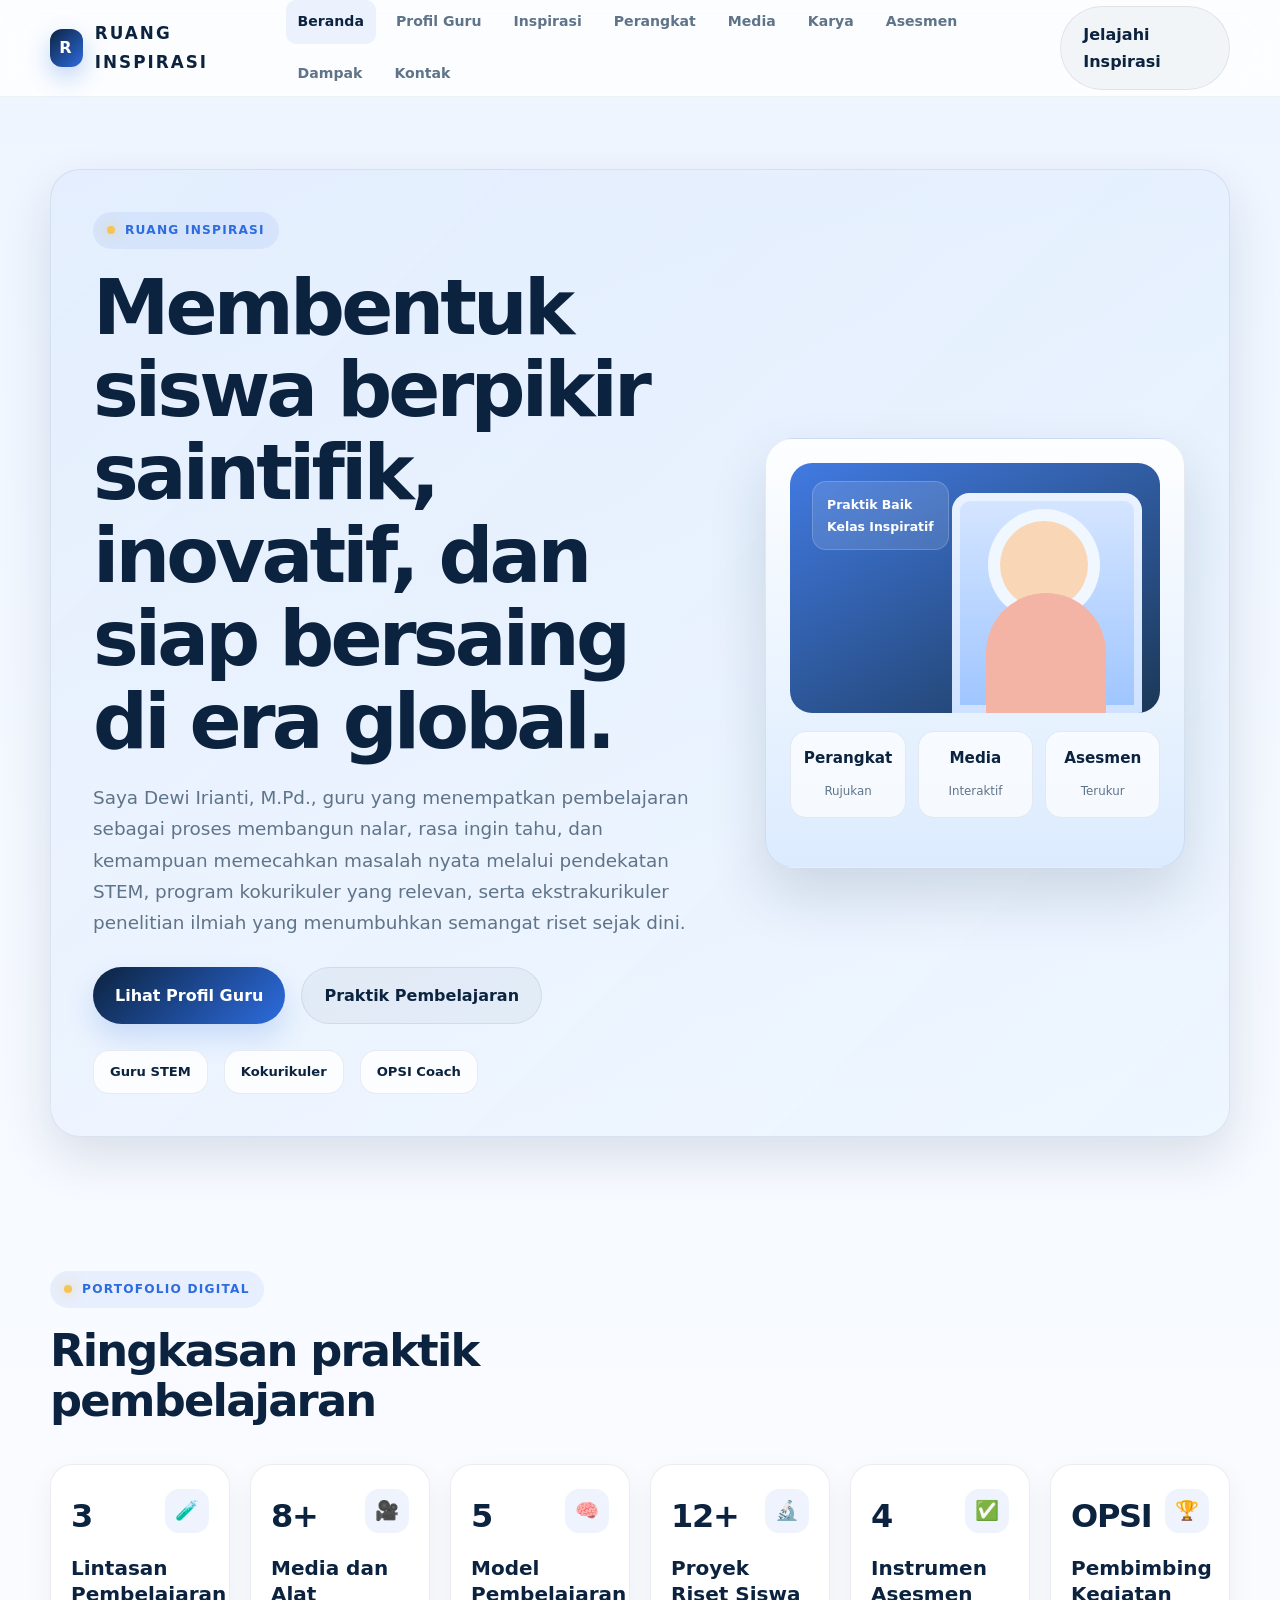
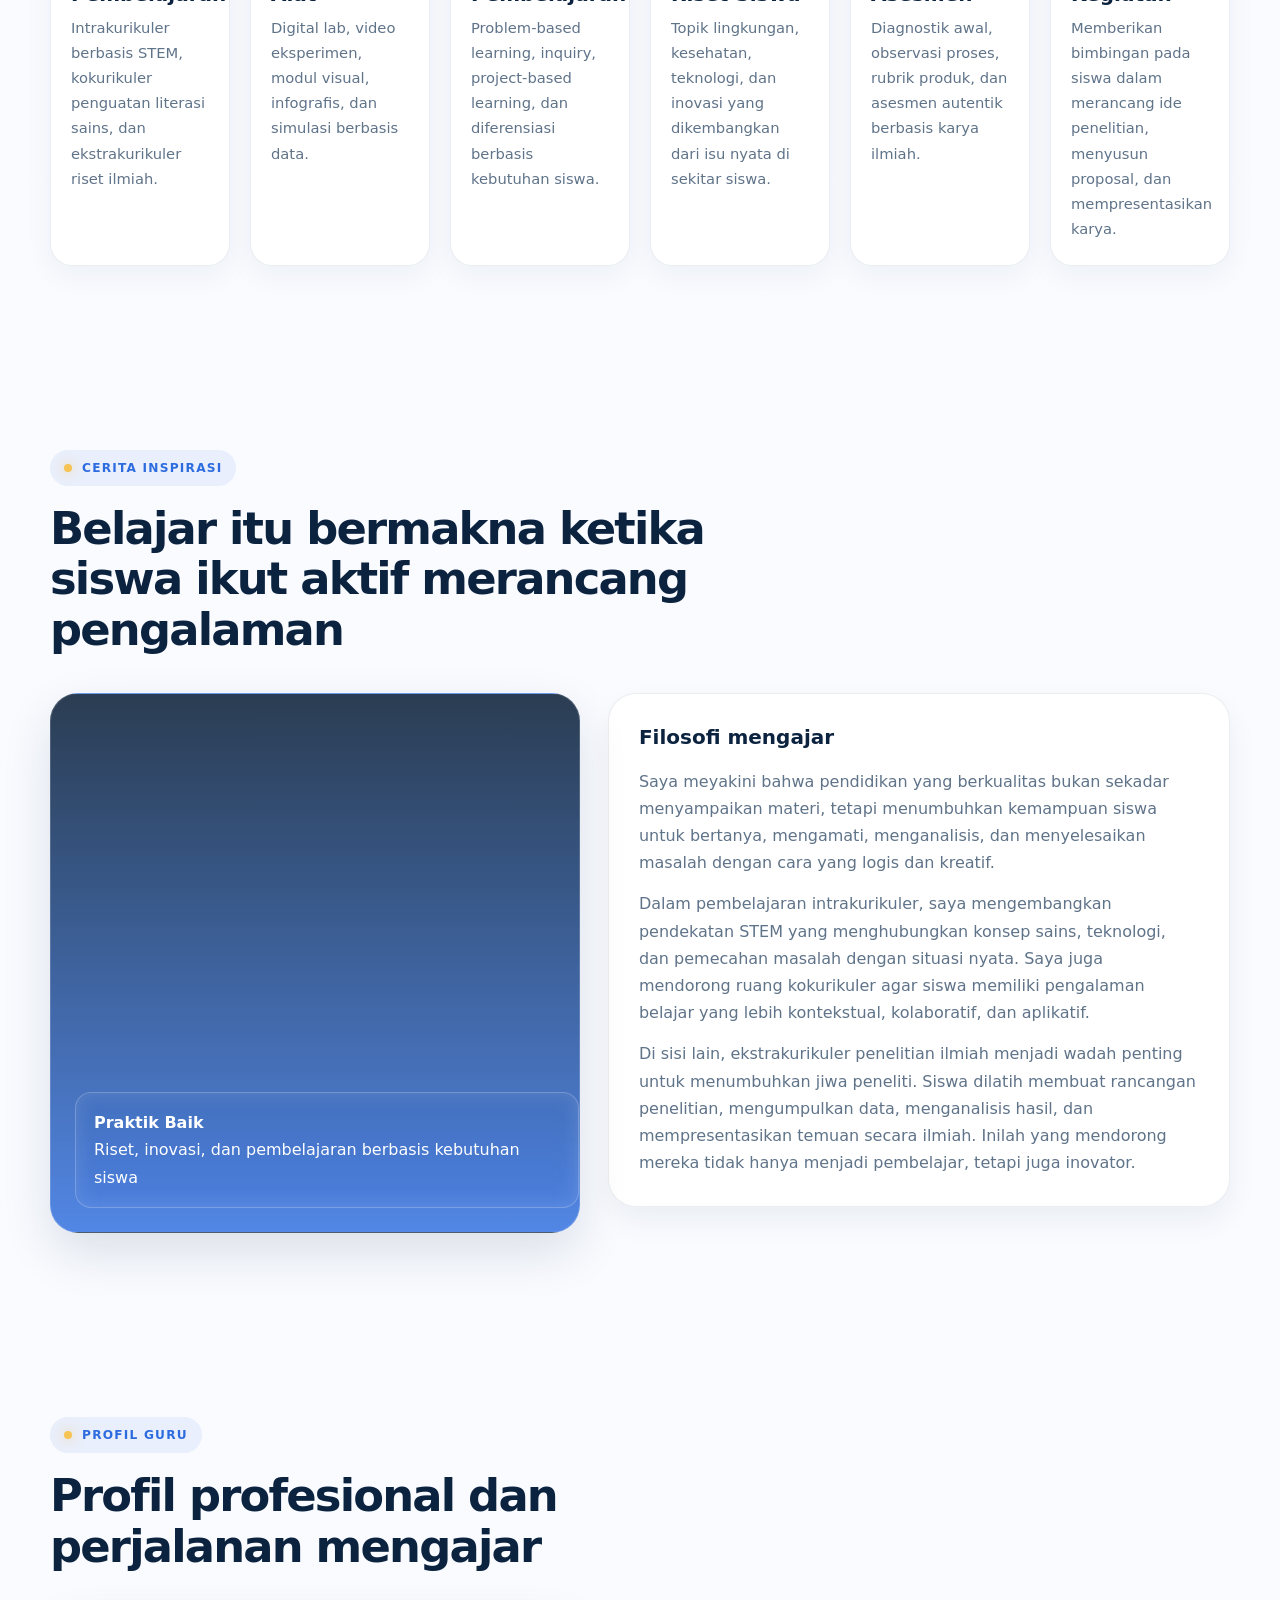
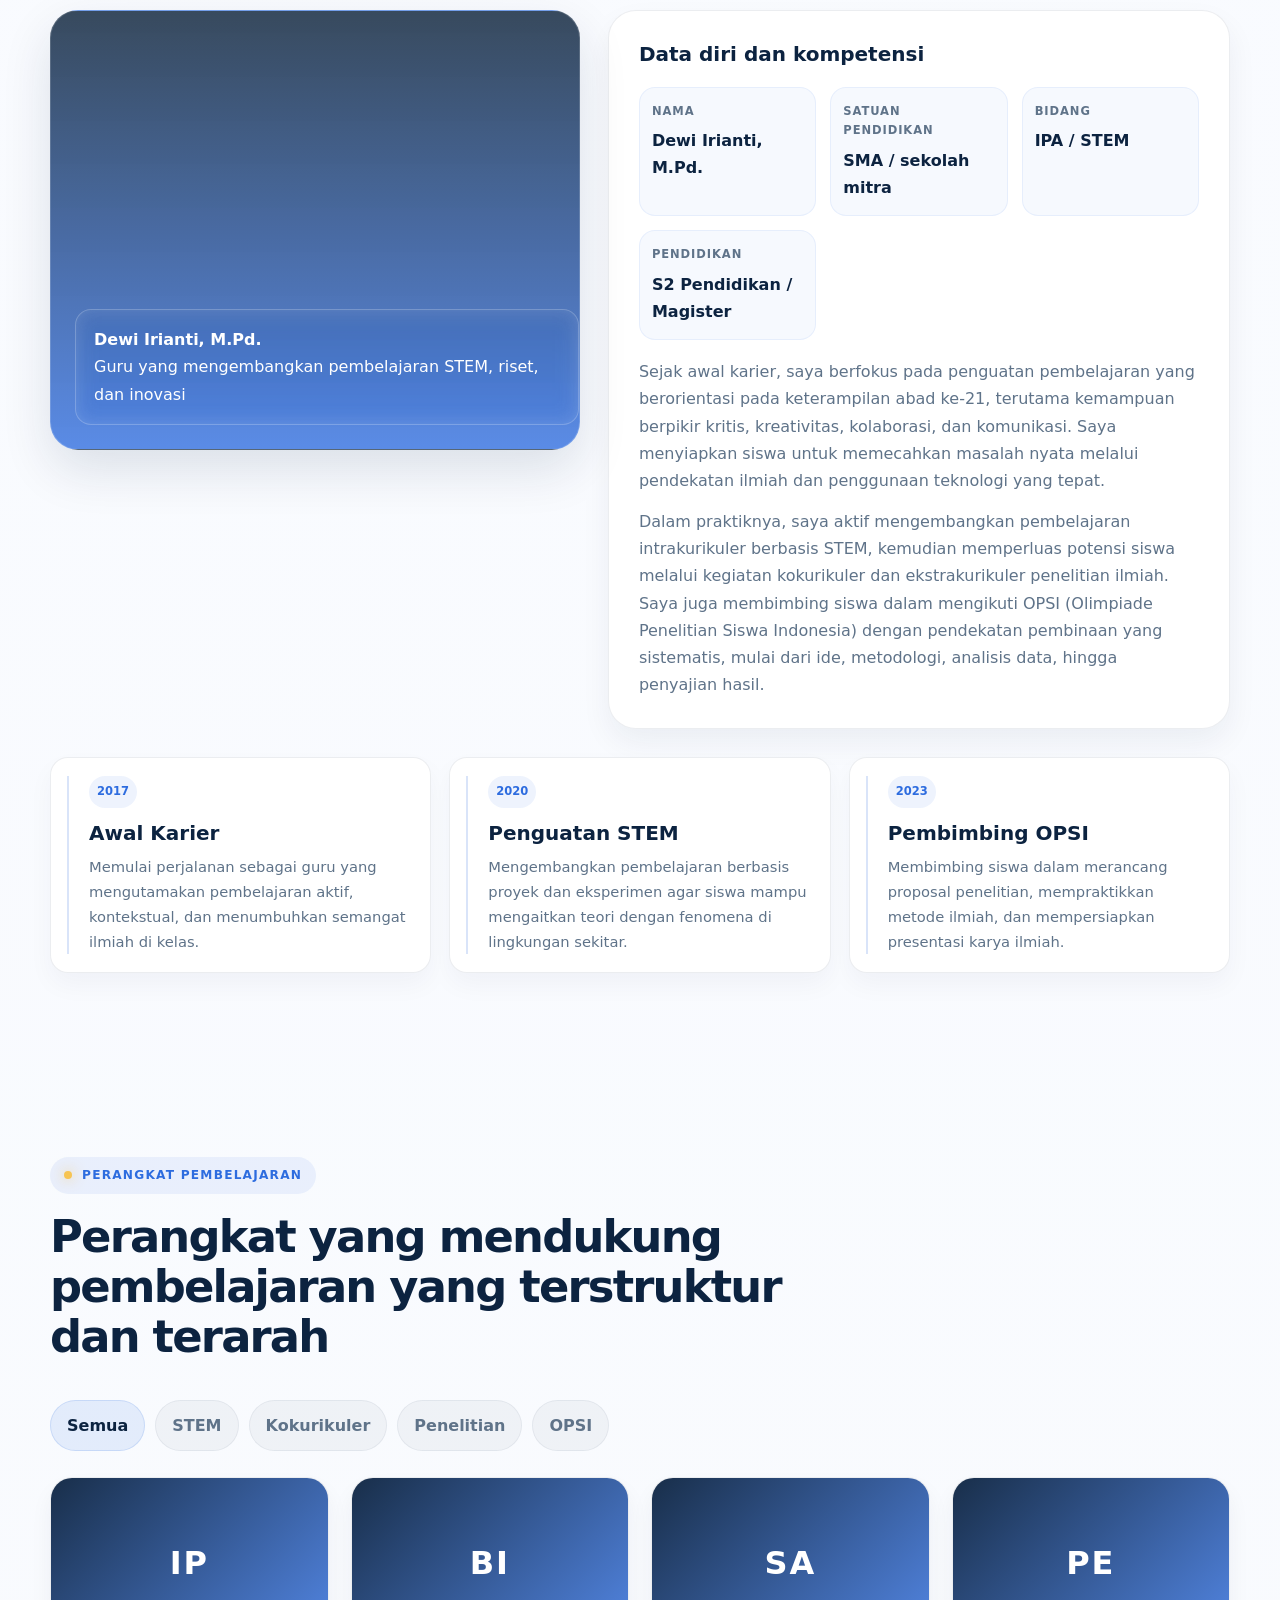
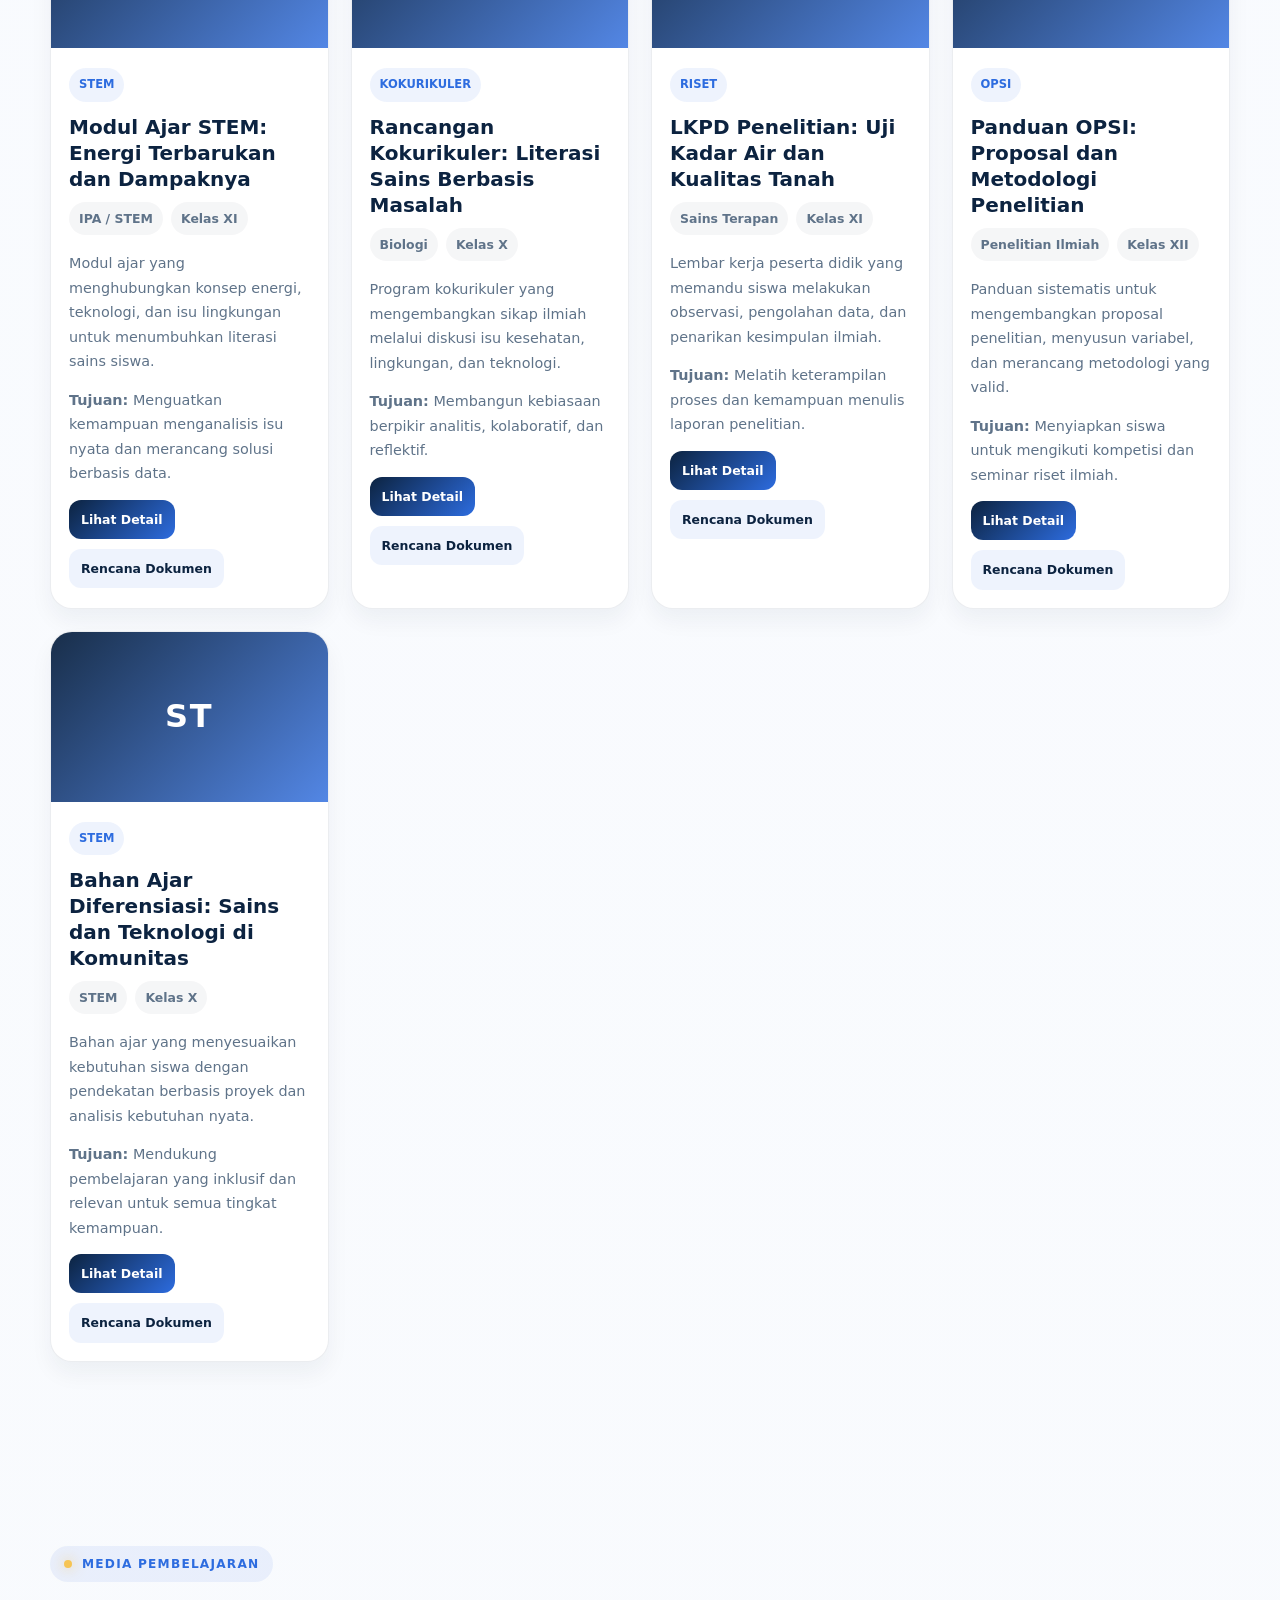
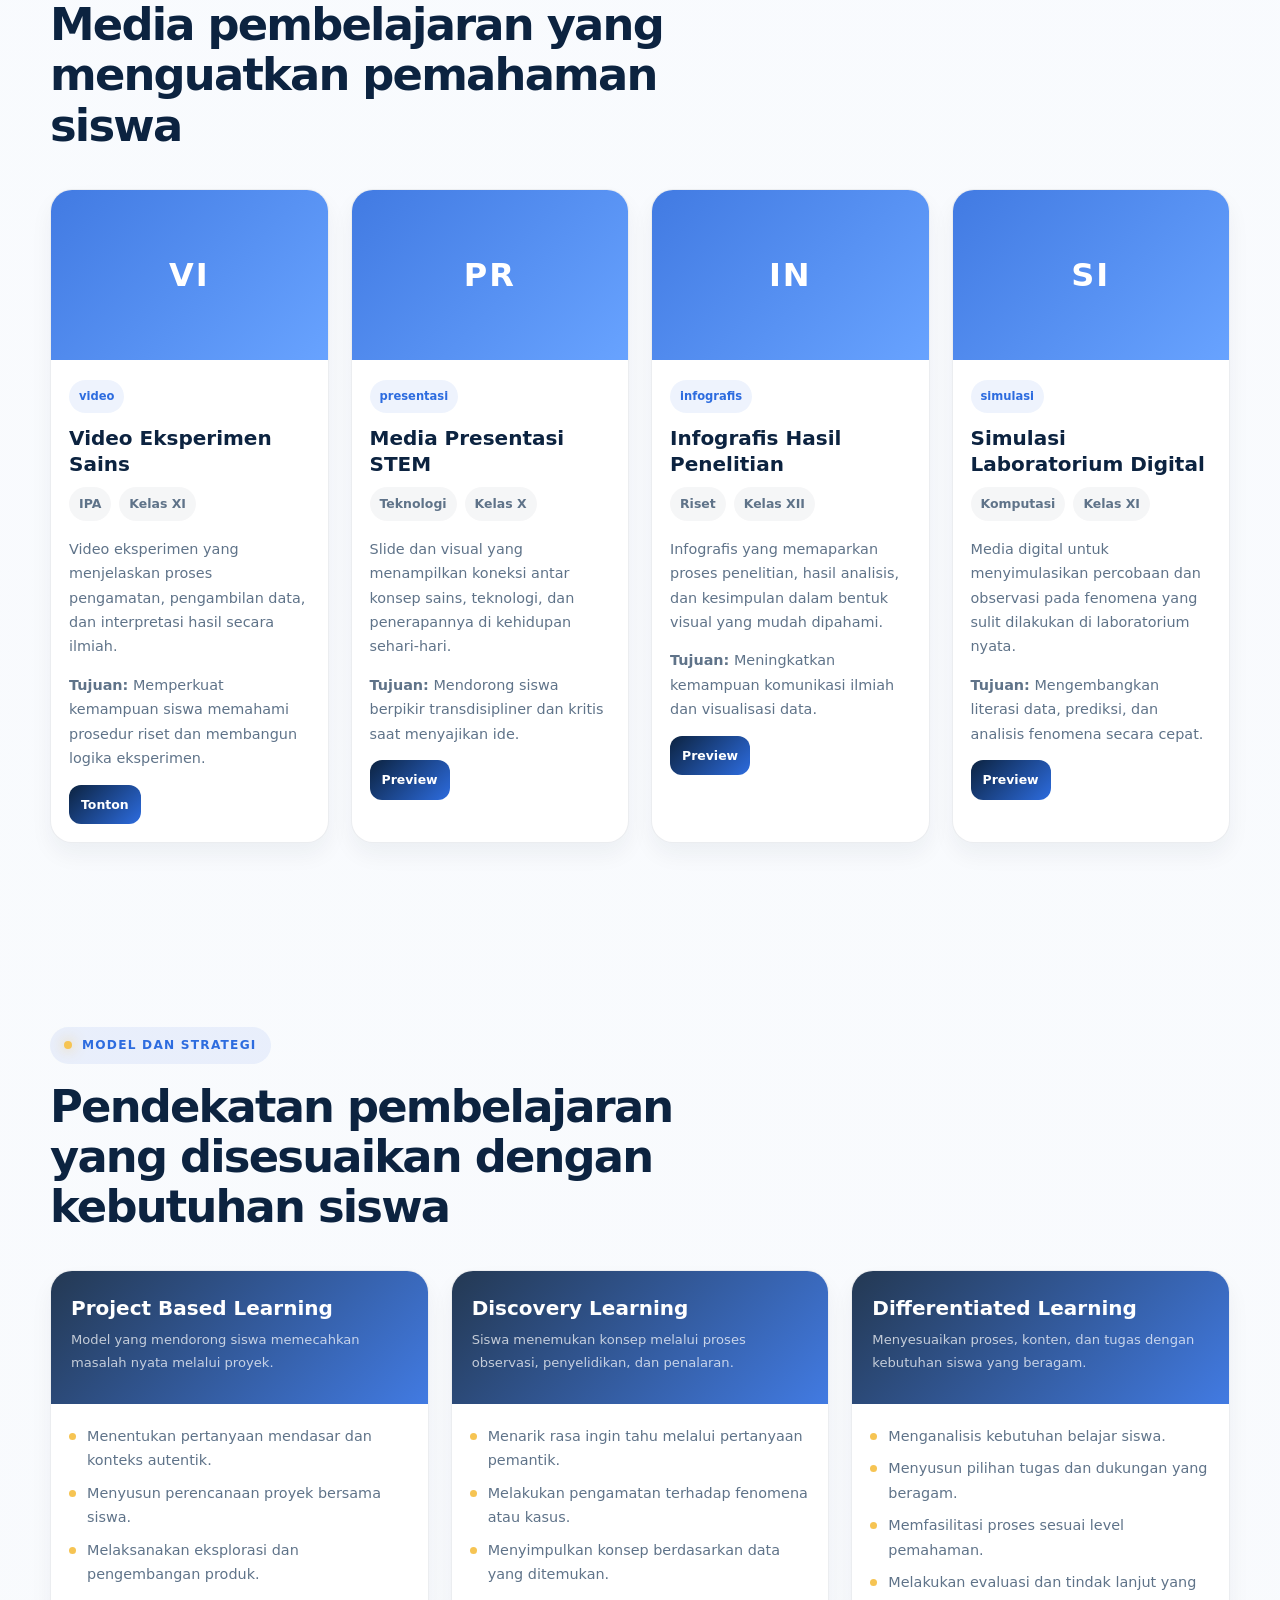
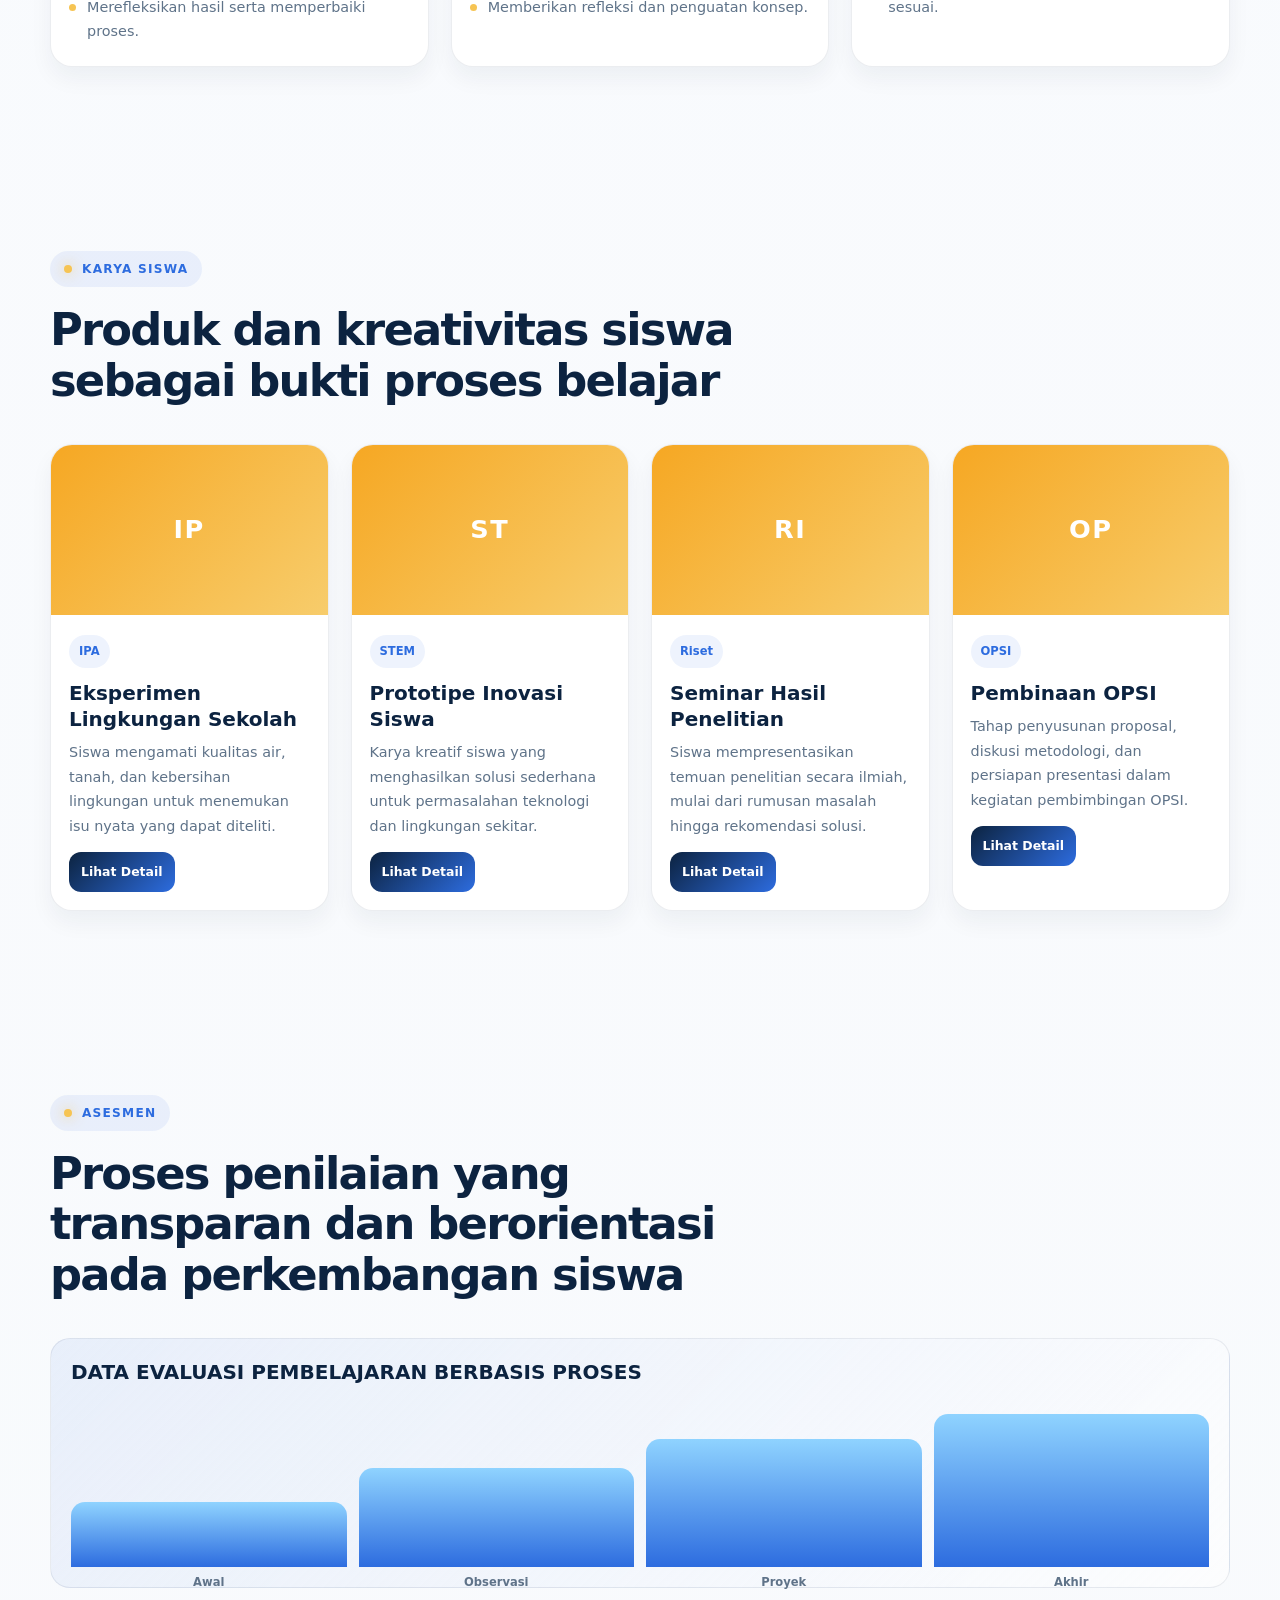
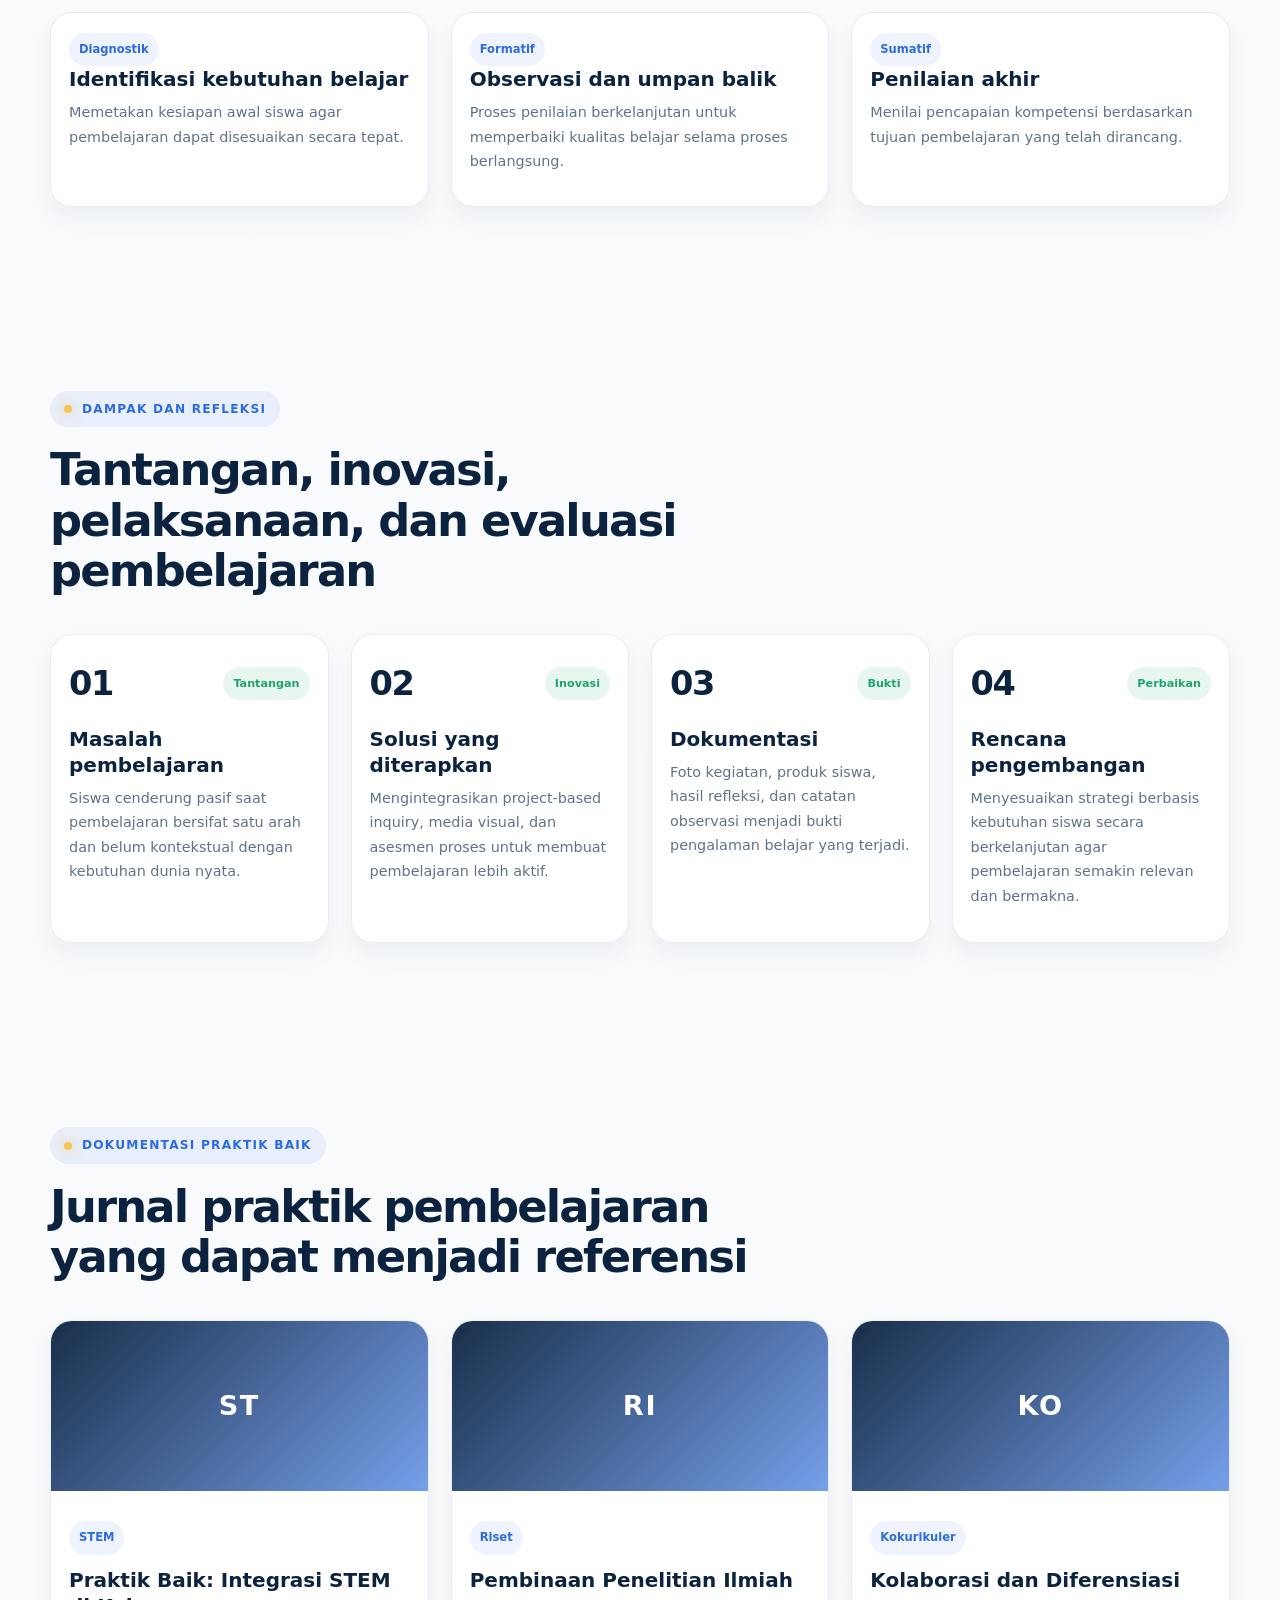
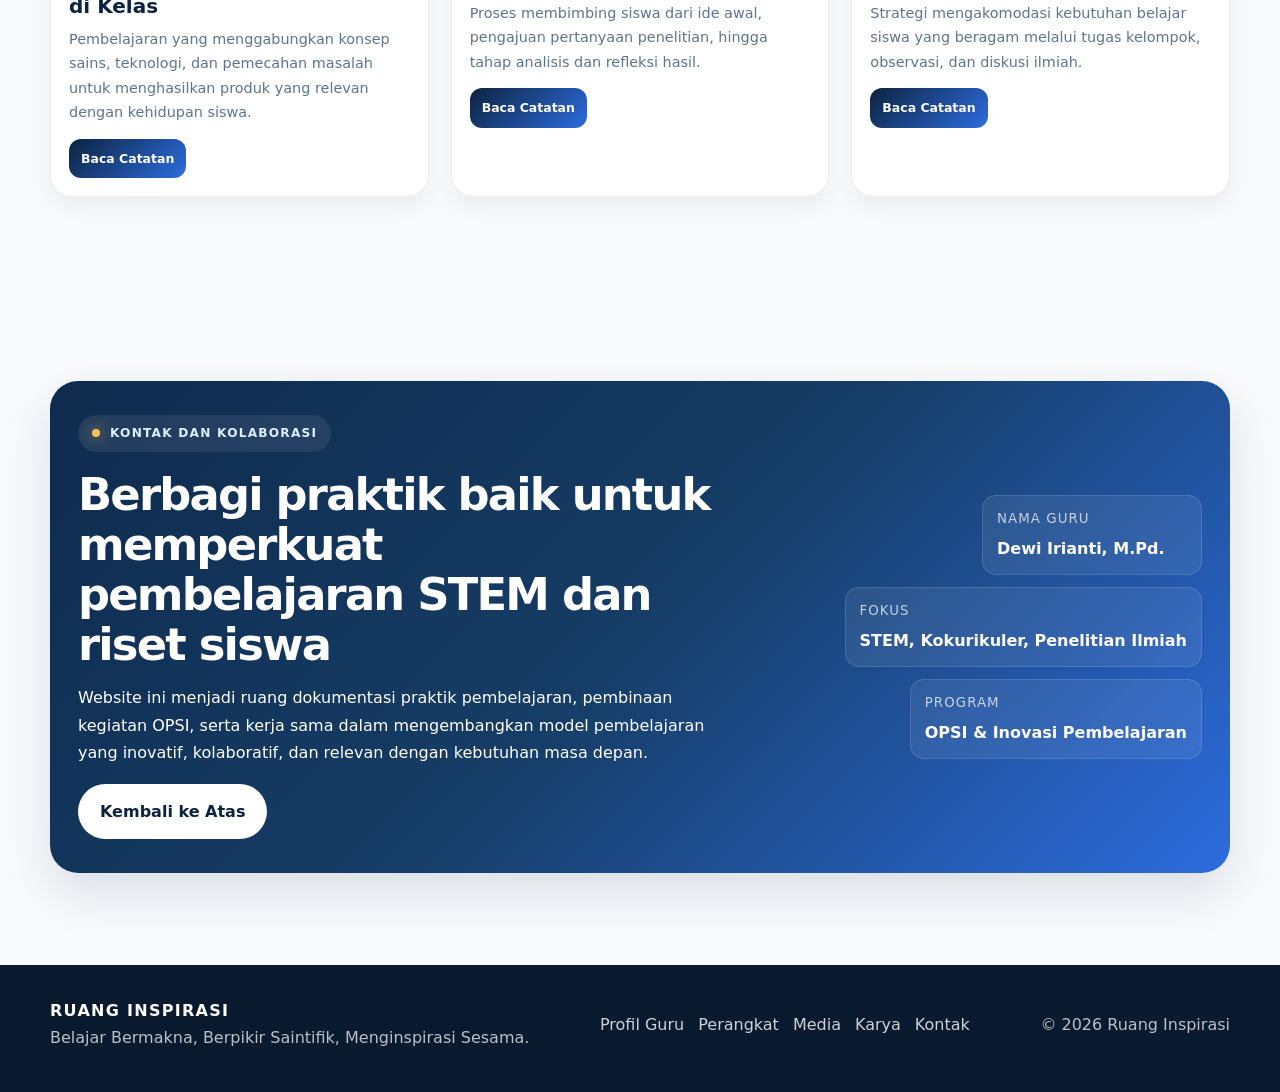
<file: index.html>
<!DOCTYPE html>
<html lang="id">
<head>
  <meta charset="UTF-8" />
  <meta name="viewport" content="width=device-width, initial-scale=1.0" />
  <title>Dewi Irianti, M.Pd. | RUANG INSPIRASI</title>
  <meta name="description" content="Portofolio digital Dewi Irianti, M.Pd., guru yang mengembangkan pembelajaran intrakurikuler berbasis STEM, kokurikuler, dan ekstrakurikuler penelitian ilmiah, serta membimbing kegiatan OPSI." />
  <style>
    :root {
      --navy: #0c2340;
      --navy-2: #163d66;
      --blue: #2d6cdf;
      --blue-soft: #dbeafe;
      --sky: #8fd3ff;
      --gold: #f6c453;
      --orange: #f59e0b;
      --white: #ffffff;
      --text: #17324d;
      --muted: #5f7389;
      --bg: #f4f8fc;
      --panel: #ffffff;
      --line: rgba(12, 35, 64, 0.08);
      --shadow: 0 20px 50px rgba(12, 35, 64, 0.12);
      --success: #21a36d;
      --warning: #f59e0b;
      --danger: #ef4444;
      --radius: 22px;
      --container: 1180px;
    }

    * { box-sizing: border-box; }
    html { scroll-behavior: smooth; }
    body {
      margin: 0;
      background: linear-gradient(180deg, #edf5ff 0%, #f9fbff 12%, #f8fafc 100%);
      color: var(--text);
      font-family: Inter, system-ui, -apple-system, BlinkMacSystemFont, 'Segoe UI', sans-serif;
      line-height: 1.7;
    }

    img {
      max-width: 100%;
      display: block;
    }

    a { color: inherit; text-decoration: none; }
    button, input, select {
      font: inherit;
    }

    .container {
      width: min(var(--container), calc(100% - 32px));
      margin: 0 auto;
    }

    .section {
      padding: 92px 0;
    }

    .section-header {
      margin-bottom: 38px;
      max-width: 740px;
    }

    .kicker {
      display: inline-flex;
      align-items: center;
      gap: 10px;
      padding: 8px 14px;
      border-radius: 999px;
      background: rgba(45, 108, 223, 0.08);
      color: var(--blue);
      font-size: 0.76rem;
      font-weight: 700;
      letter-spacing: 0.1em;
      text-transform: uppercase;
      margin-bottom: 18px;
    }

    .kicker::before {
      content: "";
      width: 8px;
      height: 8px;
      border-radius: 50%;
      background: var(--gold);
      box-shadow: 0 0 14px rgba(246, 196, 83, 0.8);
    }

    h1, h2, h3, h4, p {
      margin: 0;
    }

    h1 {
      font-size: clamp(2.4rem, 6vw, 5rem);
      line-height: 1.08;
      letter-spacing: -0.05em;
      margin-bottom: 18px;
      color: var(--navy);
    }

    h2 {
      font-size: clamp(1.9rem, 4vw, 2.8rem);
      line-height: 1.12;
      letter-spacing: -0.04em;
      margin-bottom: 14px;
      color: var(--navy);
    }

    h3 {
      font-size: 1.25rem;
      line-height: 1.3;
      margin-bottom: 8px;
      color: var(--navy);
    }

    p {
      color: var(--muted);
      font-size: 1rem;
    }

    .topbar {
      position: sticky;
      top: 0;
      z-index: 100;
      background: rgba(255, 255, 255, 0.82);
      backdrop-filter: blur(16px);
      border-bottom: 1px solid rgba(12, 35, 64, 0.06);
    }

    .nav {
      display: flex;
      align-items: center;
      justify-content: space-between;
      min-height: 82px;
      gap: 20px;
    }

    .brand {
      display: inline-flex;
      align-items: center;
      gap: 12px;
      font-weight: 800;
      font-size: 1.05rem;
      color: var(--navy);
      letter-spacing: 0.12em;
      text-transform: uppercase;
    }

    .brand-mark {
      width: 38px;
      height: 38px;
      border-radius: 12px;
      background: linear-gradient(135deg, var(--navy), var(--blue));
      display: grid;
      place-items: center;
      color: var(--white);
      font-size: 1rem;
      box-shadow: 0 10px 25px rgba(45, 108, 223, 0.3);
    }

    .nav-links {
      display: flex;
      align-items: center;
      gap: 8px;
      flex-wrap: wrap;
    }

    .nav-links a {
      color: var(--muted);
      font-weight: 600;
      font-size: 0.88rem;
      padding: 10px 12px;
      border-radius: 10px;
      transition: 0.2s ease;
    }

    .nav-links a:hover,
    .nav-links a.active {
      color: var(--navy);
      background: rgba(45, 108, 223, 0.08);
    }

    .nav-actions {
      display: flex;
      align-items: center;
      gap: 12px;
    }

    .button,
    .ghost-button,
    .chip-button,
    .filter-btn,
    .small-btn {
      display: inline-flex;
      align-items: center;
      justify-content: center;
      gap: 8px;
      border-radius: 999px;
      font-weight: 700;
      transition: 0.2s ease;
      border: none;
      cursor: pointer;
    }

    .button {
      padding: 14px 22px;
      background: linear-gradient(135deg, var(--navy), var(--blue));
      color: var(--white);
      box-shadow: 0 14px 28px rgba(45, 108, 223, 0.18);
    }

    .button:hover { transform: translateY(-2px); }

    .ghost-button {
      padding: 14px 22px;
      background: rgba(12, 35, 64, 0.04);
      color: var(--navy);
      border: 1px solid rgba(12, 35, 64, 0.08);
    }

    .small-btn {
      padding: 10px 14px;
      border-radius: 12px;
      background: rgba(45, 108, 223, 0.08);
      color: var(--navy);
      font-size: 0.82rem;
    }

    .hero {
      padding: 72px 0 42px;
    }

    .hero-shell {
      display: grid;
      grid-template-columns: 1.2fr 0.8fr;
      gap: 36px;
      align-items: center;
      background: linear-gradient(135deg, rgba(45,108,223,0.05), rgba(148, 214, 255, 0.08));
      border: 1px solid var(--line);
      border-radius: 30px;
      padding: 42px;
      box-shadow: var(--shadow);
    }

    .hero-copy {
      max-width: 620px;
    }

    .hero-copy .lead {
      font-size: 1.15rem;
      color: var(--muted);
      margin-bottom: 28px;
      max-width: 600px;
    }

    .actions {
      display: flex;
      flex-wrap: wrap;
      gap: 16px;
      margin-bottom: 26px;
    }

    .hero-meta {
      display: flex;
      flex-wrap: wrap;
      gap: 16px;
    }

    .meta-pill {
      background: rgba(255,255,255,0.8);
      border: 1px solid var(--line);
      border-radius: 16px;
      padding: 10px 16px;
      font-size: 0.82rem;
      color: var(--navy);
      font-weight: 700;
    }

    .hero-visual {
      position: relative;
      min-height: 430px;
      display: grid;
      place-items: center;
    }

    .card-visual {
      position: relative;
      background: linear-gradient(180deg, rgba(255,255,255,0.9), rgba(218,234,255,0.9));
      border: 1px solid rgba(12,35,64,0.08);
      border-radius: 28px;
      width: min(100%, 420px);
      min-height: 430px;
      box-shadow: 0 28px 58px rgba(12,35,64,0.14);
      overflow: hidden;
      padding: 24px;
    }

    .media-frame {
      position: relative;
      height: 250px;
      border-radius: 22px;
      background: linear-gradient(150deg, rgba(45,108,223,0.9), rgba(10,40,72,0.92));
      overflow: hidden;
      display: grid;
      place-items: center;
      margin-bottom: 18px;
    }

    .teacher-portrait {
      position: absolute;
      inset: auto 18px 0 auto;
      width: 190px;
      height: 220px;
      border-radius: 18px 18px 0 0;
      background: linear-gradient(180deg, #d6e6ff 0%, #9ec5ff 100%);
      box-shadow: inset 0 0 0 8px rgba(255,255,255,0.5);
    }

    .teacher-portrait::before {
      content: "";
      position: absolute;
      width: 88px;
      height: 88px;
      border-radius: 50%;
      background: #f9d7b6;
      top: 28px;
      left: 48px;
      box-shadow: 0 0 0 12px #f0f7ff;
    }

    .teacher-portrait::after {
      content: "";
      position: absolute;
      width: 120px;
      height: 120px;
      border-radius: 80% 80% 0 0;
      background: #f3b4a5;
      bottom: 0;
      left: 34px;
    }

    .student-badge {
      position: absolute;
      inset: 18px auto auto 22px;
      background: rgba(255,255,255,0.12);
      border: 1px solid rgba(255,255,255,0.18);
      border-radius: 14px;
      padding: 12px 14px;
      color: var(--white);
      font-size: 0.78rem;
      font-weight: 700;
      backdrop-filter: blur(10px);
    }

    .info-mini {
      display: grid;
      grid-template-columns: repeat(3, 1fr);
      gap: 12px;
    }

    .mini-box {
      background: rgba(255,255,255,0.7);
      border: 1px solid var(--line);
      border-radius: 16px;
      padding: 14px 10px;
      text-align: center;
    }

    .mini-box strong {
      display: block;
      font-size: 0.95rem;
      color: var(--navy);
      margin-bottom: 4px;
    }

    .mini-box span {
      font-size: 0.74rem;
      color: var(--muted);
    }

    .summary-grid {
      display: grid;
      grid-template-columns: repeat(auto-fit, minmax(180px, 1fr));
      gap: 20px;
    }

    .summary-card {
      background: var(--panel);
      border: 1px solid var(--line);
      border-radius: var(--radius);
      padding: 24px 20px;
      box-shadow: 0 10px 28px rgba(12, 35, 64, 0.05);
      transition: 0.25s ease;
    }

    .summary-card:hover {
      transform: translateY(-4px);
      box-shadow: 0 18px 36px rgba(12, 35, 64, 0.1);
    }

    .stat {
      display: flex;
      align-items: flex-start;
      justify-content: space-between;
      margin-bottom: 12px;
      gap: 12px;
    }

    .stat strong {
      font-size: 2rem;
      color: var(--navy);
      letter-spacing: -0.04em;
    }

    .stat-icon {
      width: 44px;
      height: 44px;
      border-radius: 14px;
      display: grid;
      place-items: center;
      background: rgba(45,108,223,0.08);
      color: var(--blue);
      font-size: 1.2rem;
    }

    .summary-card p {
      font-size: 0.92rem;
    }

    .about-grid {
      display: grid;
      grid-template-columns: 0.92fr 1.08fr;
      gap: 28px;
      align-items: start;
    }

    .photo-panel {
      background: linear-gradient(180deg, rgba(13,34,58,0.88), rgba(45,108,223,0.82));
      border-radius: 28px;
      min-height: 540px;
      position: relative;
      overflow: hidden;
      box-shadow: var(--shadow);
      border: 1px solid rgba(255,255,255,0.16);
    }

    .photo-panel::before {
      content: "";
      position: absolute;
      inset: 0;
      background: url('https://images.unsplash.com/photo-1522202176988-66273c2fd55f?auto=format&fit=crop&w=900&q=80') center/cover no-repeat;
      mix-blend-mode: screen;
      opacity: 0.36;
    }

    .photo-badge {
      position: absolute;
      left: 24px;
      bottom: 24px;
      background: rgba(255,255,255,0.12);
      border: 1px solid rgba(255,255,255,0.2);
      border-radius: 16px;
      padding: 16px 18px;
      color: var(--white);
      backdrop-filter: blur(10px);
    }

    .profile-intro {
      background: var(--panel);
      border: 1px solid var(--line);
      border-radius: 28px;
      padding: 30px;
      box-shadow: 0 14px 30px rgba(12,35,64,0.06);
    }

    .profile-meta {
      display: grid;
      grid-template-columns: repeat(auto-fit, minmax(160px, 1fr));
      gap: 14px;
      margin: 20px 0 18px;
    }

    .profile-meta .meta-block {
      background: rgba(45,108,223,0.04);
      border: 1px solid rgba(45,108,223,0.08);
      border-radius: 16px;
      padding: 14px 12px;
    }

    .profile-meta .meta-label {
      display: block;
      color: var(--muted);
      font-size: 0.72rem;
      text-transform: uppercase;
      letter-spacing: 0.08em;
      margin-bottom: 6px;
      font-weight: 700;
    }

    .profile-meta strong {
      color: var(--navy);
      font-size: 1rem;
    }

    .story-block {
      margin-top: 18px;
    }

    .story-block p + p {
      margin-top: 14px;
    }

    .timeline {
      display: grid;
      gap: 18px;
      grid-template-columns: repeat(auto-fit, minmax(240px, 1fr));
    }

    .timeline-item {
      position: relative;
      background: var(--panel);
      border: 1px solid var(--line);
      border-radius: 18px;
      padding: 18px 18px 18px 22px;
      box-shadow: 0 12px 26px rgba(12,35,64,0.04);
    }

    .timeline-item::before {
      content: "";
      position: absolute;
      left: 16px;
      top: 18px;
      bottom: 18px;
      width: 2px;
      background: rgba(45,108,223,0.18);
    }

    .timeline-item .year {
      display: inline-block;
      margin-left: 16px;
      background: rgba(45,108,223,0.08);
      color: var(--blue);
      padding: 6px 8px;
      border-radius: 999px;
      font-size: 0.72rem;
      font-weight: 700;
      margin-bottom: 12px;
      position: relative;
      z-index: 1;
    }

    .timeline-item h3 {
      margin-left: 16px;
      margin-bottom: 8px;
    }

    .timeline-item p {
      margin-left: 16px;
      font-size: 0.92rem;
    }

    .filter-wrap {
      display: flex;
      flex-wrap: wrap;
      gap: 10px;
      margin-bottom: 26px;
    }

    .filter-btn {
      padding: 11px 16px;
      background: rgba(12,35,64,0.04);
      color: var(--muted);
      border: 1px solid rgba(12,35,64,0.06);
      font-weight: 700;
    }

    .filter-btn.active {
      background: rgba(45,108,223,0.1);
      color: var(--navy);
      border-color: rgba(45,108,223,0.15);
    }

    .catalog-grid,
    .media-grid,
    .gallery-grid,
    .impact-grid,
    .journal-grid {
      display: grid;
      gap: 22px;
    }

    .catalog-grid,
    .media-grid,
    .gallery-grid {
      grid-template-columns: repeat(auto-fit, minmax(240px, 1fr));
    }

    .catalog-card,
    .media-card,
    .gallery-card,
    .impact-card,
    .journal-card,
    .model-card,
    .assessment-card {
      background: var(--panel);
      border: 1px solid var(--line);
      border-radius: 22px;
      overflow: hidden;
      box-shadow: 0 12px 22px rgba(12,35,64,0.05);
      transition: 0.25s ease;
    }

    .catalog-card:hover,
    .media-card:hover,
    .gallery-card:hover,
    .model-card:hover,
    .assessment-card:hover,
    .impact-card:hover,
    .journal-card:hover {
      transform: translateY(-4px);
      box-shadow: 0 20px 36px rgba(12,35,64,0.1);
    }

    .thumb {
      height: 170px;
      display: grid;
      place-items: center;
      color: var(--white);
      font-size: 2rem;
      font-weight: 800;
      letter-spacing: 0.06em;
      text-transform: uppercase;
      background: linear-gradient(135deg, var(--navy), var(--blue));
    }

    .catalog-content,
    .media-content,
    .gallery-content,
    .model-content,
    .assessment-content,
    .impact-content,
    .journal-content {
      padding: 20px 18px 18px;
    }

    .badge-row {
      display: flex;
      flex-wrap: wrap;
      gap: 8px;
      margin-bottom: 12px;
    }

    .badge {
      display: inline-flex;
      align-items: center;
      padding: 7px 10px;
      border-radius: 999px;
      background: rgba(45,108,223,0.08);
      color: var(--blue);
      font-size: 0.72rem;
      font-weight: 700;
    }

    .catalog-card p,
    .media-card p,
    .gallery-card p,
    .model-card p,
    .assessment-card p,
    .impact-card p,
    .journal-card p {
      font-size: 0.9rem;
      margin-bottom: 14px;
    }

    .meta-list {
      display: flex;
      flex-wrap: wrap;
      gap: 8px;
      margin: 10px 0 16px;
      color: var(--muted);
      font-size: 0.78rem;
      font-weight: 600;
    }

    .meta-list span {
      padding: 6px 10px;
      background: rgba(12,35,64,0.04);
      border-radius: 999px;
    }

    .card-actions {
      display: flex;
      gap: 10px;
      flex-wrap: wrap;
      margin-top: 10px;
    }

    .mini-btn {
      padding: 9px 12px;
      border-radius: 12px;
      font-size: 0.78rem;
      font-weight: 700;
      border: none;
      background: rgba(45,108,223,0.08);
      color: var(--navy);
      cursor: pointer;
    }

    .mini-btn.primary {
      background: linear-gradient(135deg, var(--navy), var(--blue));
      color: var(--white);
    }

    .media-card .thumb {
      background: linear-gradient(135deg, rgba(45,108,223,0.9), rgba(91,155,255,0.92));
    }

    .gallery-card .thumb {
      background: linear-gradient(135deg, rgba(246,196,83,0.8), rgba(245,158,11,0.8));
      font-size: 1.6rem;
    }

    .model-grid {
      display: grid;
      grid-template-columns: repeat(auto-fit, minmax(260px, 1fr));
      gap: 22px;
    }

    .model-card {
      padding: 0;
    }

    .model-head {
      background: linear-gradient(135deg, rgba(12,35,64,0.9), rgba(45,108,223,0.9));
      color: var(--white);
      padding: 24px 20px 16px;
    }

    .model-head h3 {
      color: var(--white);
      margin-bottom: 8px;
    }

    .model-head p {
      color: rgba(255,255,255,0.72);
      font-size: 0.82rem;
    }

    .model-content {
      padding: 20px 18px 22px;
    }

    .model-steps {
      list-style: none;
      display: grid;
      gap: 8px;
      padding: 0;
      margin: 0;
    }

    .model-steps li {
      position: relative;
      padding-left: 18px;
      color: var(--muted);
      font-size: 0.9rem;
    }

    .model-steps li::before {
      content: "";
      position: absolute;
      left: 0;
      top: 9px;
      width: 7px;
      height: 7px;
      border-radius: 50%;
      background: var(--gold);
    }

    .chart-box {
      background: linear-gradient(135deg, rgba(45,108,223,0.08), rgba(255,255,255,0.6));
      border: 1px solid var(--line);
      border-radius: 20px;
      padding: 20px;
    }

    .bars {
      display: grid;
      grid-template-columns: repeat(4, 1fr);
      gap: 12px;
      align-items: end;
      height: 170px;
      margin-top: 12px;
    }

    .bar {
      border-radius: 14px 14px 0 0;
      background: linear-gradient(180deg, var(--sky), var(--blue));
      position: relative;
      min-height: 30px;
    }

    .bar::after {
      content: attr(data-label);
      position: absolute;
      bottom: -26px;
      left: 50%;
      transform: translateX(-50%);
      font-size: 0.72rem;
      color: var(--muted);
      font-weight: 700;
    }

    .impact-grid {
      grid-template-columns: repeat(auto-fit, minmax(240px, 1fr));
    }

    .impact-card {
      padding: 20px 18px;
    }

    .impact-card .big-number {
      display: flex;
      align-items: center;
      justify-content: space-between;
      margin-bottom: 14px;
    }

    .impact-card .big-number strong {
      font-size: 2.1rem;
      color: var(--navy);
      letter-spacing: -0.04em;
    }

    .impact-card .status-pill {
      display: inline-flex;
      padding: 7px 10px;
      border-radius: 999px;
      background: rgba(33,163,109,0.1);
      color: var(--success);
      font-size: 0.7rem;
      font-weight: 700;
    }

    .journal-grid {
      grid-template-columns: repeat(auto-fit, minmax(260px, 1fr));
    }

    .journal-card {
      display: grid;
      grid-template-rows: 180px auto;
    }

    .journal-card .thumb {
      background: linear-gradient(135deg, rgba(12,35,64,0.95), rgba(45,108,223,0.65));
      font-size: 1.7rem;
    }

    .contact-box {
      background: linear-gradient(135deg, #0f2a4d, #163d66 50%, #2d6cdf 100%);
      border-radius: 28px;
      padding: 34px 28px;
      color: var(--white);
      display: grid;
      grid-template-columns: 1.15fr 0.85fr;
      gap: 24px;
      align-items: center;
      box-shadow: var(--shadow);
    }

    .contact-box h2,
    .contact-box p {
      color: var(--white);
    }

    .contact-box .button {
      background: var(--white);
      color: var(--navy);
      box-shadow: none;
    }

    .contact-list {
      display: grid;
      gap: 12px;
      justify-items: end;
    }

    .contact-item {
      background: rgba(255,255,255,0.08);
      border: 1px solid rgba(255,255,255,0.12);
      border-radius: 14px;
      padding: 12px 14px;
      min-width: 220px;
      text-align: left;
    }

    .contact-item small {
      display: block;
      color: rgba(255,255,255,0.72);
      margin-bottom: 4px;
      text-transform: uppercase;
      letter-spacing: 0.08em;
    }

    footer {
      background: #091a2f;
      color: rgba(255,255,255,0.72);
      padding: 32px 0 40px;
    }

    .footer-inner {
      display: flex;
      justify-content: space-between;
      align-items: center;
      gap: 16px;
      flex-wrap: wrap;
    }

    .footer-links {
      display: flex;
      gap: 14px;
      flex-wrap: wrap;
    }

    .footer-links a {
      color: rgba(255,255,255,0.8);
    }

    .reveal {
      opacity: 0;
      transform: translateY(26px);
      transition: opacity 0.55s ease, transform 0.55s ease;
    }

    .reveal.show {
      opacity: 1;
      transform: translateY(0);
    }

    .modal {
      position: fixed;
      inset: 0;
      background: rgba(6, 12, 24, 0.72);
      display: none;
      place-items: center;
      z-index: 1000;
      padding: 20px;
    }

    .modal.open { display: grid; }

    .modal-card {
      background: var(--panel);
      width: min(760px, 100%);
      max-height: 82vh;
      overflow: auto;
      border-radius: 28px;
      border: 1px solid var(--line);
      box-shadow: 0 30px 80px rgba(6,12,24,0.3);
      position: relative;
    }

    .modal-close {
      position: absolute;
      top: 14px;
      right: 14px;
      width: 40px;
      height: 40px;
      border-radius: 50%;
      border: none;
      background: rgba(12,35,64,0.06);
      font-size: 1.4rem;
      cursor: pointer;
      color: var(--navy);
    }

    .modal-body {
      padding: 30px 24px 24px;
    }

    .modal-body img {
      width: 100%;
      height: 260px;
      object-fit: cover;
      border-radius: 18px;
      margin-bottom: 18px;
    }

    .toast {
      position: fixed;
      left: 50%;
      bottom: 32px;
      transform: translateX(-50%) translateY(20px);
      background: rgba(13,34,58,0.95);
      color: var(--white);
      padding: 12px 16px;
      border-radius: 12px;
      box-shadow: 0 18px 48px rgba(6,12,24,0.2);
      opacity: 0;
      transition: 0.25s ease;
      z-index: 999;
      font-weight: 600;
    }

    .toast.show {
      opacity: 1;
      transform: translateX(-50%) translateY(0);
    }

    @media (max-width: 980px) {
      .hero-shell,
      .about-grid,
      .contact-box {
        grid-template-columns: 1fr;
      }
    }

    @media (max-width: 760px) {
      .nav {
        justify-content: center;
        padding: 20px 0;
      }
      .nav-links {
        justify-content: center;
      }
      .hero-shell {
        padding: 24px 18px;
      }
      .section {
        padding: 72px 0;
      }
      .contact-list {
        justify-items: stretch;
      }
    }
  </style>
</head>
<body>
  <header class="topbar">
    <div class="container nav">
      <a href="#home" class="brand">
        <span class="brand-mark">R</span>
        <span>RUANG INSPIRASI</span>
      </a>
      <nav class="nav-links" aria-label="Navigasi utama">
        <a href="#home" class="active">Beranda</a>
        <a href="#profil">Profil Guru</a>
        <a href="#inspirasi">Inspirasi</a>
        <a href="#perangkat">Perangkat</a>
        <a href="#media">Media</a>
        <a href="#karya">Karya</a>
        <a href="#asesmen">Asesmen</a>
        <a href="#dampak">Dampak</a>
        <a href="#kontak">Kontak</a>
      </nav>
      <div class="nav-actions">
        <a href="#inspirasi" class="ghost-button">Jelajahi Inspirasi</a>
      </div>
    </div>
  </header>

  <main id="home">
    <section class="hero section">
      <div class="container hero-shell reveal">
        <div class="hero-copy">
          <div class="kicker">RUANG INSPIRASI</div>
          <h1>Membentuk siswa berpikir saintifik, inovatif, dan siap bersaing di era global.</h1>
          <p class="lead">Saya Dewi Irianti, M.Pd., guru yang menempatkan pembelajaran sebagai proses membangun nalar, rasa ingin tahu, dan kemampuan memecahkan masalah nyata melalui pendekatan STEM, program kokurikuler yang relevan, serta ekstrakurikuler penelitian ilmiah yang menumbuhkan semangat riset sejak dini.</p>
          <div class="actions">
            <a href="#profil" class="button">Lihat Profil Guru</a>
            <a href="#dampak" class="ghost-button">Praktik Pembelajaran</a>
          </div>
          <div class="hero-meta">
            <div class="meta-pill">Guru STEM</div>
            <div class="meta-pill">Kokurikuler</div>
            <div class="meta-pill">OPSI Coach</div>
          </div>
        </div>

        <div class="hero-visual">
          <div class="card-visual">
            <div class="media-frame">
              <div class="student-badge">Praktik Baik<br />Kelas Inspiratif</div>
              <div class="teacher-portrait"></div>
            </div>
            <div class="info-mini">
              <div class="mini-box">
                <strong>Perangkat</strong>
                <span>Rujukan</span>
              </div>
              <div class="mini-box">
                <strong>Media</strong>
                <span>Interaktif</span>
              </div>
              <div class="mini-box">
                <strong>Asesmen</strong>
                <span>Terukur</span>
              </div>
            </div>
          </div>
        </div>
      </div>
    </section>

    <section class="section">
      <div class="container">
        <div class="section-header reveal">
          <div class="kicker">Portofolio Digital</div>
          <h2>Ringkasan praktik pembelajaran</h2>
        </div>

        <div class="summary-grid reveal">
          <article class="summary-card">
            <div class="stat">
              <strong>3</strong>
              <div class="stat-icon">🧪</div>
            </div>
            <h3>Lintasan Pembelajaran</h3>
            <p>Intrakurikuler berbasis STEM, kokurikuler penguatan literasi sains, dan ekstrakurikuler riset ilmiah.</p>
          </article>

          <article class="summary-card">
            <div class="stat">
              <strong>8+</strong>
              <div class="stat-icon">🎥</div>
            </div>
            <h3>Media dan Alat</h3>
            <p>Digital lab, video eksperimen, modul visual, infografis, dan simulasi berbasis data.</p>
          </article>

          <article class="summary-card">
            <div class="stat">
              <strong>5</strong>
              <div class="stat-icon">🧠</div>
            </div>
            <h3>Model Pembelajaran</h3>
            <p>Problem-based learning, inquiry, project-based learning, dan diferensiasi berbasis kebutuhan siswa.</p>
          </article>

          <article class="summary-card">
            <div class="stat">
              <strong>12+</strong>
              <div class="stat-icon">🔬</div>
            </div>
            <h3>Proyek Riset Siswa</h3>
            <p>Topik lingkungan, kesehatan, teknologi, dan inovasi yang dikembangkan dari isu nyata di sekitar siswa.</p>
          </article>

          <article class="summary-card">
            <div class="stat">
              <strong>4</strong>
              <div class="stat-icon">✅</div>
            </div>
            <h3>Instrumen Asesmen</h3>
            <p>Diagnostik awal, observasi proses, rubrik produk, dan asesmen autentik berbasis karya ilmiah.</p>
          </article>

          <article class="summary-card">
            <div class="stat">
              <strong>OPSI</strong>
              <div class="stat-icon">🏆</div>
            </div>
            <h3>Pembimbing Kegiatan</h3>
            <p>Memberikan bimbingan pada siswa dalam merancang ide penelitian, menyusun proposal, dan mempresentasikan karya.</p>
          </article>
        </div>
      </div>
    </section>

    <section class="section" id="inspirasi">
      <div class="container">
        <div class="section-header reveal">
          <div class="kicker">Cerita Inspirasi</div>
          <h2>Belajar itu bermakna ketika siswa ikut aktif merancang pengalaman</h2>
        </div>

        <div class="about-grid reveal">
          <div class="photo-panel">
            <div class="photo-badge">
              <strong>Praktik Baik</strong><br />
              <span>Riset, inovasi, dan pembelajaran berbasis kebutuhan siswa</span>
            </div>
          </div>

          <div class="profile-intro">
            <h3>Filosofi mengajar</h3>
            <div class="story-block">
              <p>Saya meyakini bahwa pendidikan yang berkualitas bukan sekadar menyampaikan materi, tetapi menumbuhkan kemampuan siswa untuk bertanya, mengamati, menganalisis, dan menyelesaikan masalah dengan cara yang logis dan kreatif.</p>
              <p>Dalam pembelajaran intrakurikuler, saya mengembangkan pendekatan STEM yang menghubungkan konsep sains, teknologi, dan pemecahan masalah dengan situasi nyata. Saya juga mendorong ruang kokurikuler agar siswa memiliki pengalaman belajar yang lebih kontekstual, kolaboratif, dan aplikatif.</p>
              <p>Di sisi lain, ekstrakurikuler penelitian ilmiah menjadi wadah penting untuk menumbuhkan jiwa peneliti. Siswa dilatih membuat rancangan penelitian, mengumpulkan data, menganalisis hasil, dan mempresentasikan temuan secara ilmiah. Inilah yang mendorong mereka tidak hanya menjadi pembelajar, tetapi juga inovator.</p>
            </div>
          </div>
        </div>
      </div>
    </section>

    <section class="section" id="profil">
      <div class="container">
        <div class="section-header reveal">
          <div class="kicker">Profil Guru</div>
          <h2>Profil profesional dan perjalanan mengajar</h2>
        </div>

        <div class="about-grid reveal">
          <div class="photo-panel" style="min-height: 440px; background: linear-gradient(180deg, rgba(13,34,58,0.82), rgba(45,108,223,0.78));">
            <div class="photo-badge">
              <strong>Dewi Irianti, M.Pd.</strong><br />
              <span>Guru yang mengembangkan pembelajaran STEM, riset, dan inovasi</span>
            </div>
          </div>

          <div class="profile-intro">
            <h3>Data diri dan kompetensi</h3>
            <div class="profile-meta">
              <div class="meta-block">
                <span class="meta-label">Nama</span>
                <strong>Dewi Irianti, M.Pd.</strong>
              </div>
              <div class="meta-block">
                <span class="meta-label">Satuan Pendidikan</span>
                <strong>SMA / sekolah mitra</strong>
              </div>
              <div class="meta-block">
                <span class="meta-label">Bidang</span>
                <strong>IPA / STEM</strong>
              </div>
              <div class="meta-block">
                <span class="meta-label">Pendidikan</span>
                <strong>S2 Pendidikan / Magister</strong>
              </div>
            </div>

            <div class="story-block">
              <p>Sejak awal karier, saya berfokus pada penguatan pembelajaran yang berorientasi pada keterampilan abad ke-21, terutama kemampuan berpikir kritis, kreativitas, kolaborasi, dan komunikasi. Saya menyiapkan siswa untuk memecahkan masalah nyata melalui pendekatan ilmiah dan penggunaan teknologi yang tepat.</p>
              <p>Dalam praktiknya, saya aktif mengembangkan pembelajaran intrakurikuler berbasis STEM, kemudian memperluas potensi siswa melalui kegiatan kokurikuler dan ekstrakurikuler penelitian ilmiah. Saya juga membimbing siswa dalam mengikuti OPSI (Olimpiade Penelitian Siswa Indonesia) dengan pendekatan pembinaan yang sistematis, mulai dari ide, metodologi, analisis data, hingga penyajian hasil.</p>
            </div>
          </div>
        </div>

        <div class="timeline reveal" style="margin-top: 28px;">
          <article class="timeline-item">
            <span class="year">2017</span>
            <h3>Awal Karier</h3>
            <p>Memulai perjalanan sebagai guru yang mengutamakan pembelajaran aktif, kontekstual, dan menumbuhkan semangat ilmiah di kelas.</p>
          </article>

          <article class="timeline-item">
            <span class="year">2020</span>
            <h3>Penguatan STEM</h3>
            <p>Mengembangkan pembelajaran berbasis proyek dan eksperimen agar siswa mampu mengaitkan teori dengan fenomena di lingkungan sekitar.</p>
          </article>

          <article class="timeline-item">
            <span class="year">2023</span>
            <h3>Pembimbing OPSI</h3>
            <p>Membimbing siswa dalam merancang proposal penelitian, mempraktikkan metode ilmiah, dan mempersiapkan presentasi karya ilmiah.</p>
          </article>
        </div>
      </div>
    </section>

    <section class="section" id="perangkat">
      <div class="container">
        <div class="section-header reveal">
          <div class="kicker">Perangkat Pembelajaran</div>
          <h2>Perangkat yang mendukung pembelajaran yang terstruktur dan terarah</h2>
        </div>

        <div class="filter-wrap reveal" aria-label="Filter perangkat pembelajaran">
          <button class="filter-btn active" data-filter="all">Semua</button>
          <button class="filter-btn" data-filter="stem">STEM</button>
          <button class="filter-btn" data-filter="kokurikuler">Kokurikuler</button>
          <button class="filter-btn" data-filter="riset">Penelitian</button>
          <button class="filter-btn" data-filter="opsi">OPSI</button>
        </div>

        <div class="catalog-grid reveal" id="perangkatGrid"></div>
      </div>
    </section>

    <section class="section" id="media">
      <div class="container">
        <div class="section-header reveal">
          <div class="kicker">Media Pembelajaran</div>
          <h2>Media pembelajaran yang menguatkan pemahaman siswa</h2>
        </div>

        <div class="media-grid reveal" id="mediaGrid"></div>
      </div>
    </section>

    <section class="section" id="model">
      <div class="container">
        <div class="section-header reveal">
          <div class="kicker">Model dan Strategi</div>
          <h2>Pendekatan pembelajaran yang disesuaikan dengan kebutuhan siswa</h2>
        </div>

        <div class="model-grid reveal">
          <article class="model-card">
            <div class="model-head">
              <h3>Project Based Learning</h3>
              <p>Model yang mendorong siswa memecahkan masalah nyata melalui proyek.</p>
            </div>
            <div class="model-content">
              <ul class="model-steps">
                <li>Menentukan pertanyaan mendasar dan konteks autentik.</li>
                <li>Menyusun perencanaan proyek bersama siswa.</li>
                <li>Melaksanakan eksplorasi dan pengembangan produk.</li>
                <li>Merefleksikan hasil serta memperbaiki proses.</li>
              </ul>
            </div>
          </article>

          <article class="model-card">
            <div class="model-head">
              <h3>Discovery Learning</h3>
              <p>Siswa menemukan konsep melalui proses observasi, penyelidikan, dan penalaran.</p>
            </div>
            <div class="model-content">
              <ul class="model-steps">
                <li>Menarik rasa ingin tahu melalui pertanyaan pemantik.</li>
                <li>Melakukan pengamatan terhadap fenomena atau kasus.</li>
                <li>Menyimpulkan konsep berdasarkan data yang ditemukan.</li>
                <li>Memberikan refleksi dan penguatan konsep.</li>
              </ul>
            </div>
          </article>

          <article class="model-card">
            <div class="model-head">
              <h3>Differentiated Learning</h3>
              <p>Menyesuaikan proses, konten, dan tugas dengan kebutuhan siswa yang beragam.</p>
            </div>
            <div class="model-content">
              <ul class="model-steps">
                <li>Menganalisis kebutuhan belajar siswa.</li>
                <li>Menyusun pilihan tugas dan dukungan yang beragam.</li>
                <li>Memfasilitasi proses sesuai level pemahaman.</li>
                <li>Melakukan evaluasi dan tindak lanjut yang sesuai.</li>
              </ul>
            </div>
          </article>
        </div>
      </div>
    </section>

    <section class="section" id="karya">
      <div class="container">
        <div class="section-header reveal">
          <div class="kicker">Karya Siswa</div>
          <h2>Produk dan kreativitas siswa sebagai bukti proses belajar</h2>
        </div>

        <div class="gallery-grid reveal" id="galleryGrid"></div>
      </div>
    </section>

    <section class="section" id="asesmen">
      <div class="container">
        <div class="section-header reveal">
          <div class="kicker">Asesmen</div>
          <h2>Proses penilaian yang transparan dan berorientasi pada perkembangan siswa</h2>
        </div>

        <div class="chart-box reveal" style="margin-bottom: 24px;">
          <h3>DATA EVALUASI PEMBELAJARAN BERBASIS PROSES</h3>
          <div class="bars">
            <div class="bar" data-label="Awal" style="height: 38%;"></div>
            <div class="bar" data-label="Observasi" style="height: 58%;"></div>
            <div class="bar" data-label="Proyek" style="height: 75%;"></div>
            <div class="bar" data-label="Akhir" style="height: 90%;"></div>
          </div>
        </div>

        <div class="model-grid reveal">
          <article class="assessment-card">
            <div class="assessment-content">
              <div class="badge">Diagnostik</div>
              <h3>Identifikasi kebutuhan belajar</h3>
              <p>Memetakan kesiapan awal siswa agar pembelajaran dapat disesuaikan secara tepat.</p>
            </div>
          </article>

          <article class="assessment-card">
            <div class="assessment-content">
              <div class="badge">Formatif</div>
              <h3>Observasi dan umpan balik</h3>
              <p>Proses penilaian berkelanjutan untuk memperbaiki kualitas belajar selama proses berlangsung.</p>
            </div>
          </article>

          <article class="assessment-card">
            <div class="assessment-content">
              <div class="badge">Sumatif</div>
              <h3>Penilaian akhir</h3>
              <p>Menilai pencapaian kompetensi berdasarkan tujuan pembelajaran yang telah dirancang.</p>
            </div>
          </article>
        </div>
      </div>
    </section>

    <section class="section" id="dampak">
      <div class="container">
        <div class="section-header reveal">
          <div class="kicker">Dampak dan Refleksi</div>
          <h2>Tantangan, inovasi, pelaksanaan, dan evaluasi pembelajaran</h2>
        </div>

        <div class="impact-grid reveal">
          <article class="impact-card">
            <div class="big-number">
              <strong>01</strong>
              <span class="status-pill">Tantangan</span>
            </div>
            <h3>Masalah pembelajaran</h3>
            <p>Siswa cenderung pasif saat pembelajaran bersifat satu arah dan belum kontekstual dengan kebutuhan dunia nyata.</p>
          </article>

          <article class="impact-card">
            <div class="big-number">
              <strong>02</strong>
              <span class="status-pill">Inovasi</span>
            </div>
            <h3>Solusi yang diterapkan</h3>
            <p>Mengintegrasikan project-based inquiry, media visual, dan asesmen proses untuk membuat pembelajaran lebih aktif.</p>
          </article>

          <article class="impact-card">
            <div class="big-number">
              <strong>03</strong>
              <span class="status-pill">Bukti</span>
            </div>
            <h3>Dokumentasi</h3>
            <p>Foto kegiatan, produk siswa, hasil refleksi, dan catatan observasi menjadi bukti pengalaman belajar yang terjadi.</p>
          </article>

          <article class="impact-card">
            <div class="big-number">
              <strong>04</strong>
              <span class="status-pill">Perbaikan</span>
            </div>
            <h3>Rencana pengembangan</h3>
            <p>Menyesuaikan strategi berbasis kebutuhan siswa secara berkelanjutan agar pembelajaran semakin relevan dan bermakna.</p>
          </article>
        </div>
      </div>
    </section>

    <section class="section" id="praktik-baik">
      <div class="container">
        <div class="section-header reveal">
          <div class="kicker">Dokumentasi Praktik Baik</div>
          <h2>Jurnal praktik pembelajaran yang dapat menjadi referensi</h2>
        </div>

        <div class="journal-grid reveal" id="journalGrid"></div>
      </div>
    </section>

    <section class="section" id="kontak">
      <div class="container">
        <div class="contact-box reveal">
          <div>
            <div class="kicker" style="background: rgba(255,255,255,0.08); color: #dfeeff;">Kontak dan Kolaborasi</div>
            <h2>Berbagi praktik baik untuk memperkuat pembelajaran STEM dan riset siswa</h2>
            <p>Website ini menjadi ruang dokumentasi praktik pembelajaran, pembinaan kegiatan OPSI, serta kerja sama dalam mengembangkan model pembelajaran yang inovatif, kolaboratif, dan relevan dengan kebutuhan masa depan.</p>
            <div style="margin-top: 18px;">
              <a href="#home" class="button">Kembali ke Atas</a>
            </div>
          </div>

          <div class="contact-list">
            <div class="contact-item">
              <small>Nama Guru</small>
              <strong>Dewi Irianti, M.Pd.</strong>
            </div>
            <div class="contact-item">
              <small>Fokus</small>
              <strong>STEM, Kokurikuler, Penelitian Ilmiah</strong>
            </div>
            <div class="contact-item">
              <small>Program</small>
              <strong>OPSI & Inovasi Pembelajaran</strong>
            </div>
          </div>
        </div>
      </div>
    </section>
  </main>

  <footer>
    <div class="container footer-inner">
      <div>
        <strong style="color: #fff; letter-spacing: 0.08em;">RUANG INSPIRASI</strong><br />
        <span>Belajar Bermakna, Berpikir Saintifik, Menginspirasi Sesama.</span>
      </div>
      <div class="footer-links">
        <a href="#profil">Profil Guru</a>
        <a href="#perangkat">Perangkat</a>
        <a href="#media">Media</a>
        <a href="#karya">Karya</a>
        <a href="#kontak">Kontak</a>
      </div>
      <div>© <span id="year"></span> Ruang Inspirasi</div>
    </div>
  </footer>

  <div class="modal" id="contentModal" aria-hidden="true">
    <div class="modal-card">
      <button class="modal-close" aria-label="Tutup" type="button">×</button>
      <div class="modal-body" id="modalBody"></div>
    </div>
  </div>

  <div class="toast" id="toast"></div>

  <script>
    const perangkatData = [
      { title: 'Modul Ajar STEM: Energi Terbarukan dan Dampaknya', subject: 'IPA / STEM', kelas: 'XI', type: 'stem', description: 'Modul ajar yang menghubungkan konsep energi, teknologi, dan isu lingkungan untuk menumbuhkan literasi sains siswa.', goal: 'Menguatkan kemampuan menganalisis isu nyata dan merancang solusi berbasis data.', doc: '' },
      { title: 'Rancangan Kokurikuler: Literasi Sains Berbasis Masalah', subject: 'Biologi', kelas: 'X', type: 'kokurikuler', description: 'Program kokurikuler yang mengembangkan sikap ilmiah melalui diskusi isu kesehatan, lingkungan, dan teknologi.', goal: 'Membangun kebiasaan berpikir analitis, kolaboratif, dan reflektif.', doc: '' },
      { title: 'LKPD Penelitian: Uji Kadar Air dan Kualitas Tanah', subject: 'Sains Terapan', kelas: 'XI', type: 'riset', description: 'Lembar kerja peserta didik yang memandu siswa melakukan observasi, pengolahan data, dan penarikan kesimpulan ilmiah.', goal: 'Melatih keterampilan proses dan kemampuan menulis laporan penelitian.', doc: '' },
      { title: 'Panduan OPSI: Proposal dan Metodologi Penelitian', subject: 'Penelitian Ilmiah', kelas: 'XII', type: 'opsi', description: 'Panduan sistematis untuk mengembangkan proposal penelitian, menyusun variabel, dan merancang metodologi yang valid.', goal: 'Menyiapkan siswa untuk mengikuti kompetisi dan seminar riset ilmiah.', doc: '' },
      { title: 'Bahan Ajar Diferensiasi: Sains dan Teknologi di Komunitas', subject: 'STEM', kelas: 'X', type: 'stem', description: 'Bahan ajar yang menyesuaikan kebutuhan siswa dengan pendekatan berbasis proyek dan analisis kebutuhan nyata.', goal: 'Mendukung pembelajaran yang inklusif dan relevan untuk semua tingkat kemampuan.', doc: '' }
    ];

    const mediaData = [
      { title: 'Video Eksperimen Sains', material: 'IPA', kelas: 'XI', kind: 'video', description: 'Video eksperimen yang menjelaskan proses pengamatan, pengambilan data, dan interpretasi hasil secara ilmiah.', purpose: 'Memperkuat kemampuan siswa memahami prosedur riset dan membangun logika eksperimen.', action: 'Tonton' },
      { title: 'Media Presentasi STEM', material: 'Teknologi', kelas: 'X', kind: 'presentasi', description: 'Slide dan visual yang menampilkan koneksi antar konsep sains, teknologi, dan penerapannya di kehidupan sehari-hari.', purpose: 'Mendorong siswa berpikir transdisipliner dan kritis saat menyajikan ide.', action: 'Preview' },
      { title: 'Infografis Hasil Penelitian', material: 'Riset', kelas: 'XII', kind: 'infografis', description: 'Infografis yang memaparkan proses penelitian, hasil analisis, dan kesimpulan dalam bentuk visual yang mudah dipahami.', purpose: 'Meningkatkan kemampuan komunikasi ilmiah dan visualisasi data.', action: 'Preview' },
      { title: 'Simulasi Laboratorium Digital', material: 'Komputasi', kelas: 'XI', kind: 'simulasi', description: 'Media digital untuk menyimulasikan percobaan dan observasi pada fenomena yang sulit dilakukan di laboratorium nyata.', purpose: 'Mengembangkan literasi data, prediksi, dan analisis fenomena secara cepat.', action: 'Preview' }
    ];

    const galleryData = [
      { title: 'Eksperimen Lingkungan Sekolah', material: 'IPA', description: 'Siswa mengamati kualitas air, tanah, dan kebersihan lingkungan untuk menemukan isu nyata yang dapat diteliti.', image: 'https://images.unsplash.com/photo-1513258496099-48168024aec0?auto=format&fit=crop&w=800&q=80' },
      { title: 'Prototipe Inovasi Siswa', material: 'STEM', description: 'Karya kreatif siswa yang menghasilkan solusi sederhana untuk permasalahan teknologi dan lingkungan sekitar.', image: 'https://images.unsplash.com/photo-1531482615713-2afd69097998?auto=format&fit=crop&w=800&q=80' },
      { title: 'Seminar Hasil Penelitian', material: 'Riset', description: 'Siswa mempresentasikan temuan penelitian secara ilmiah, mulai dari rumusan masalah hingga rekomendasi solusi.', image: 'https://images.unsplash.com/photo-1503676260728-1c00da094a0b?auto=format&fit=crop&w=800&q=80' },
      { title: 'Pembinaan OPSI', material: 'OPSI', description: 'Tahap penyusunan proposal, diskusi metodologi, dan persiapan presentasi dalam kegiatan pembimbingan OPSI.', image: 'https://images.unsplash.com/photo-1522202176988-66273c2fd55f?auto=format&fit=crop&w=800&q=80' }
    ];

    const journalData = [
      { title: 'Praktik Baik: Integrasi STEM di Kelas', tag: 'STEM', description: 'Pembelajaran yang menggabungkan konsep sains, teknologi, dan pemecahan masalah untuk menghasilkan produk yang relevan dengan kehidupan siswa.', image: 'https://images.unsplash.com/photo-1523240795612-9a054b0db644?auto=format&fit=crop&w=800&q=80' },
      { title: 'Pembinaan Penelitian Ilmiah', tag: 'Riset', description: 'Proses membimbing siswa dari ide awal, pengajuan pertanyaan penelitian, hingga tahap analisis dan refleksi hasil.', image: 'https://images.unsplash.com/photo-1529156069898-49953e39b3ac?auto=format&fit=crop&w=800&q=80' },
      { title: 'Kolaborasi dan Diferensiasi', tag: 'Kokurikuler', description: 'Strategi mengakomodasi kebutuhan belajar siswa yang beragam melalui tugas kelompok, observasi, dan diskusi ilmiah.', image: 'https://images.unsplash.com/photo-1516321497487-e288fb19713f?auto=format&fit=crop&w=800&q=80' }
    ];

    function renderPerangkat(filter = 'all') {
      const grid = document.getElementById('perangkatGrid');
      const filtered = filter === 'all'
        ? perangkatData
        : perangkatData.filter(item => item.type === filter);

      grid.innerHTML = filtered.map(item => `
        <article class="catalog-card">
          <div class="thumb" style="background: linear-gradient(135deg, rgba(12,35,64,0.95), rgba(45,108,223,0.82));">${item.subject.slice(0, 2).toUpperCase()}</div>
          <div class="catalog-content">
            <div class="badge-row">
              <span class="badge">${item.type.toUpperCase()}</span>
            </div>
            <h3>${item.title}</h3>
            <div class="meta-list">
              <span>${item.subject}</span>
              <span>Kelas ${item.kelas}</span>
            </div>
            <p>${item.description}</p>
            <p><strong>Tujuan:</strong> ${item.goal}</p>
            <div class="card-actions">
              <button class="mini-btn primary" data-detail='${JSON.stringify(item).replace(/'/g, '&apos;')}'>Lihat Detail</button>
              <button class="mini-btn" data-doc="${item.doc || ''}">${item.doc ? 'Buka Dokumen' : 'Rencana Dokumen'}</button>
            </div>
          </div>
        </article>
      `).join('');
    }

    function renderMedia() {
      const grid = document.getElementById('mediaGrid');
      grid.innerHTML = mediaData.map(item => `
        <article class="media-card">
          <div class="thumb">${item.kind.slice(0, 2).toUpperCase()}</div>
          <div class="media-content">
            <div class="badge-row">
              <span class="badge">${item.kind}</span>
            </div>
            <h3>${item.title}</h3>
            <div class="meta-list">
              <span>${item.material}</span>
              <span>Kelas ${item.kelas}</span>
            </div>
            <p>${item.description}</p>
            <p><strong>Tujuan:</strong> ${item.purpose}</p>
            <div class="card-actions">
              <button class="mini-btn primary" data-media='${JSON.stringify(item).replace(/'/g, '&apos;')}'>${item.action}</button>
            </div>
          </div>
        </article>
      `).join('');
    }

    function renderGallery() {
      const grid = document.getElementById('galleryGrid');
      grid.innerHTML = galleryData.map(item => `
        <article class="gallery-card">
          <div class="thumb" style="background: linear-gradient(135deg, rgba(245,158,11,0.9), rgba(246,196,83,0.86));">${item.material.slice(0, 2).toUpperCase()}</div>
          <div class="gallery-content">
            <div class="badge-row">
              <span class="badge">${item.material}</span>
            </div>
            <h3>${item.title}</h3>
            <p>${item.description}</p>
            <div class="card-actions">
              <button class="mini-btn primary" data-gallery='${JSON.stringify(item).replace(/'/g, '&apos;')}'>Lihat Detail</button>
            </div>
          </div>
        </article>
      `).join('');
    }

    function renderJournal() {
      const grid = document.getElementById('journalGrid');
      grid.innerHTML = journalData.map(item => `
        <article class="journal-card">
          <div class="thumb">${item.tag.slice(0, 2).toUpperCase()}</div>
          <div class="journal-content">
            <div class="badge-row">
              <span class="badge">${item.tag}</span>
            </div>
            <h3>${item.title}</h3>
            <p>${item.description}</p>
            <div class="card-actions">
              <button class="mini-btn primary" data-journal='${JSON.stringify(item).replace(/'/g, '&apos;')}'>Baca Catatan</button>
            </div>
          </div>
        </article>
      `).join('');
    }

    function showToast(message) {
      const toast = document.getElementById('toast');
      toast.textContent = message;
      toast.classList.add('show');
      clearTimeout(window.toastTimer);
      window.toastTimer = setTimeout(() => toast.classList.remove('show'), 1800);
    }

    function openModal(content) {
      const modal = document.getElementById('contentModal');
      const modalBody = document.getElementById('modalBody');
      modalBody.innerHTML = content;
      modal.classList.add('open');
      modal.setAttribute('aria-hidden', 'false');
    }

    function closeModal() {
      const modal = document.getElementById('contentModal');
      modal.classList.remove('open');
      modal.setAttribute('aria-hidden', 'true');
    }

    document.addEventListener('click', function(event) {
      const target = event.target;
      if (target.matches('.filter-btn')) {
        document.querySelectorAll('.filter-btn').forEach(btn => btn.classList.toggle('active', btn === target));
        renderPerangkat(target.dataset.filter);
      }

      if (target.matches('[data-detail]')) {
        const item = JSON.parse(target.dataset.detail.replace(/&apos;/g, "'"));
        openModal(`
          <img src="https://images.unsplash.com/photo-1522202176988-66273c2fd55f?auto=format&fit=crop&w=1200&q=80" alt="${item.title}" />
          <div class="badge-row"><span class="badge">${item.type.toUpperCase()}</span></div>
          <h3>${item.title}</h3>
          <div class="meta-list"><span>${item.subject}</span><span>Kelas ${item.kelas}</span></div>
          <p>${item.description}</p>
          <p><strong>Tujuan Pembelajaran:</strong> ${item.goal}</p>
          <p><strong>Catatan:</strong> Dokumen pendukung dapat disesuaikan dengan file resmi, modul, atau arsip pembelajaran yang dimiliki guru sesuai kebutuhan kelas dan kegiatan sekolah.</p>
        `);
      }

      if (target.matches('[data-doc]')) {
        const doc = target.dataset.doc;
        if (!doc) {
          showToast('Dokumen pendukung akan disesuaikan saat file resmi tersedia.');
        } else {
          window.open(doc, '_blank', 'noopener');
        }
      }

      if (target.matches('[data-media]')) {
        const item = JSON.parse(target.dataset.media.replace(/&apos;/g, "'"));
        openModal(`
          <img src="https://images.unsplash.com/photo-1516321318423-f06f85e504b3?auto=format&fit=crop&w=1200&q=80" alt="${item.title}" />
          <div class="badge-row"><span class="badge">${item.kind}</span></div>
          <h3>${item.title}</h3>
          <div class="meta-list"><span>${item.material}</span><span>Kelas ${item.kelas}</span></div>
          <p>${item.description}</p>
          <p><strong>Tujuan penggunaan:</strong> ${item.purpose}</p>
          <p><strong>Catatan:</strong> Media dapat diganti dengan file asli, video, atau demo interaktif sesuai kebutuhan pembelajaran.</p>
        `);
      }

      if (target.matches('[data-gallery]')) {
        const item = JSON.parse(target.dataset.gallery.replace(/&apos;/g, "'"));
        openModal(`
          <img src="${item.image}" alt="${item.title}" />
          <div class="badge-row"><span class="badge">${item.material}</span></div>
          <h3>${item.title}</h3>
          <p>${item.description}</p>
          <p><strong>Tujuan pembelajaran:</strong> Mengembangkan kreativitas, kolaborasi, dan kemampuan menyampaikan hasil karya secara komunikatif.</p>
        `);
      }

      if (target.matches('[data-journal]')) {
        const item = JSON.parse(target.dataset.journal.replace(/&apos;/g, "'"));
        openModal(`
          <img src="${item.image}" alt="${item.title}" />
          <div class="badge-row"><span class="badge">${item.tag}</span></div>
          <h3>${item.title}</h3>
          <p>${item.description}</p>
          <p><strong>Refleksi:</strong> Praktik ini menunjukkan pentingnya perencanaan yang adaptif, observasi proses belajar, dan perbaikan berkelanjutan terhadap pembelajaran.</p>
        `);
      }

      if (target.matches('.modal-close')) closeModal();
      if (target.matches('.modal')) closeModal();
    });

    document.addEventListener('keydown', function(event) {
      if (event.key === 'Escape') closeModal();
    });

    const revealItems = document.querySelectorAll('.reveal');
    const observer = new IntersectionObserver((entries) => {
      entries.forEach(entry => {
        if (entry.isIntersecting) {
          entry.target.classList.add('show');
          observer.unobserve(entry.target);
        }
      });
    }, { threshold: 0.12 });

    revealItems.forEach(item => observer.observe(item));
    document.getElementById('year').textContent = new Date().getFullYear();
    renderPerangkat('all');
    renderMedia();
    renderGallery();
    renderJournal();
  </script>
</body>
</html>
</file>
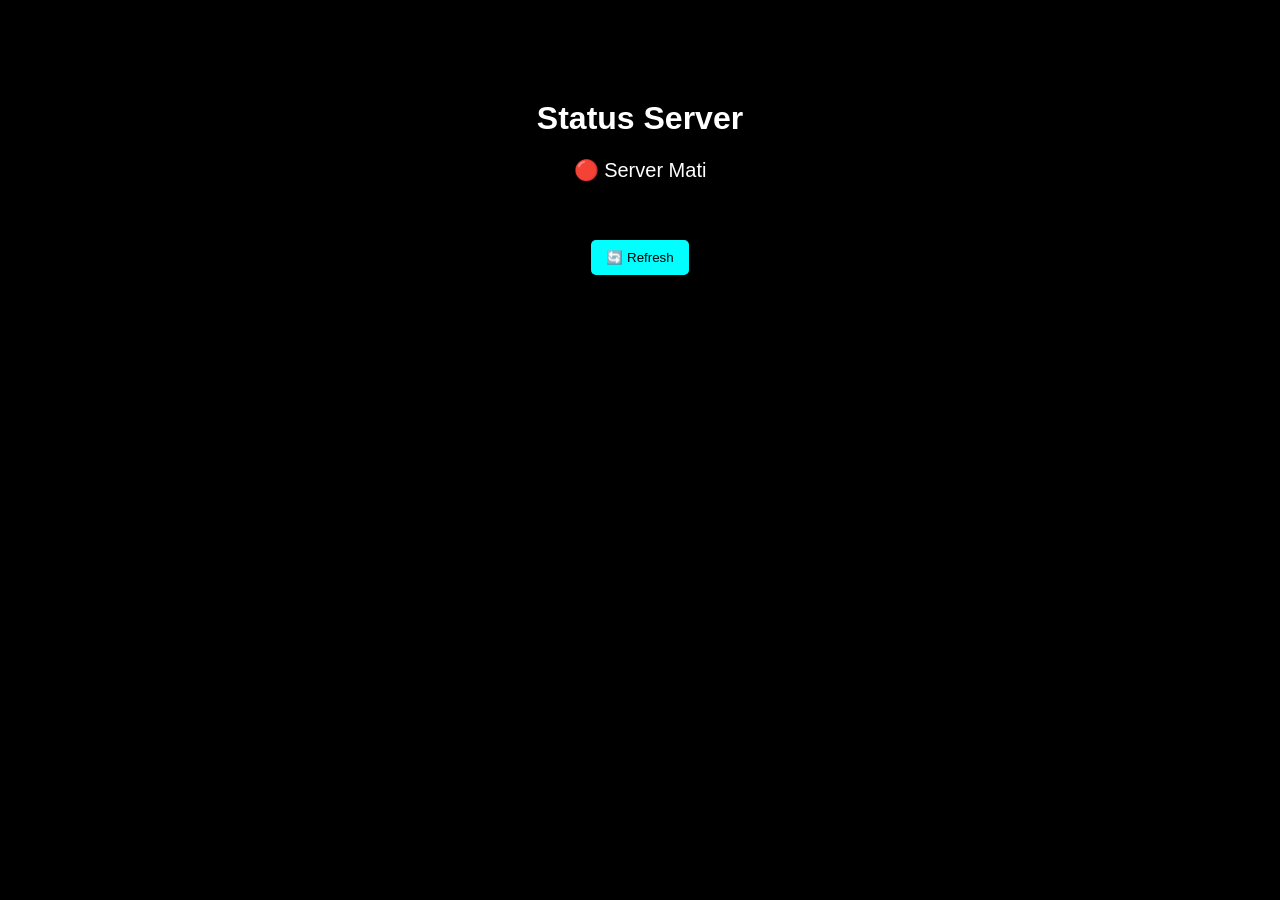
<file: case_secure_access/index.html>
<!DOCTYPE html>
<html lang="id">
<head>
  <meta charset="UTF-8">
  <title>Secure Download</title>

  <style>
    body {
      background: #000;
      color: #fff;
      font-family: Arial;
      text-align: center;
      margin-top: 100px;
    }

    #status {
      font-size: 20px;
      margin-bottom: 20px;
    }

    #download {
      display: none;
      padding: 10px 20px;
      background: lime;
      color: black;
      text-decoration: none;
      border-radius: 5px;
      margin-top: 10px;
    }

    button {
      margin-top: 20px;
      padding: 10px 15px;
      background: cyan;
      border: none;
      border-radius: 5px;
      cursor: pointer;
    }
  </style>
</head>
<body>

  <h1>Status Server</h1>
  <p id="status">⏳ Mengecek...</p>

  <a id="download">Download case.zip</a>
  <br>
  <button onclick="cekServer()">🔄 Refresh</button>

  <script>
    // Base
    const BASE_URL = "https://matias-skilful-unadministratively.ngrok-free.dev";

    async function cekServer() {
      const statusEl = document.getElementById("status");
      const downloadBtn = document.getElementById("download");

      statusEl.innerText = "⏳ Mengecek...";
      downloadBtn.style.display = "none";
      downloadBtn.removeAttribute("href");

      try {
        console.log("FETCH:", BASE_URL + "/status");

        const res = await fetch(BASE_URL + "/status");

        console.log("STATUS CODE:", res.status);

        if (!res.ok) throw new Error("Response tidak OK");

        const text = await res.text();
        console.log("RAW RESPONSE:", text);

        const data = JSON.parse(text);

        if (data.status === "online") {
          statusEl.innerText = "🟢 Server Aktif";

          downloadBtn.href = BASE_URL + "/download";
          downloadBtn.style.display = "inline-block";
        } else {
          throw new Error("Status bukan online");
        }

      } catch (err) {
        console.log("ERROR:", err);
        statusEl.innerText = "🔴 Server Mati";
      }
    }

    // cek pertama kali
    cekServer();

    // auto cek tiap 1 menit
    setInterval(cekServer, 60000);
  </script>

</body>
</html>
</file>
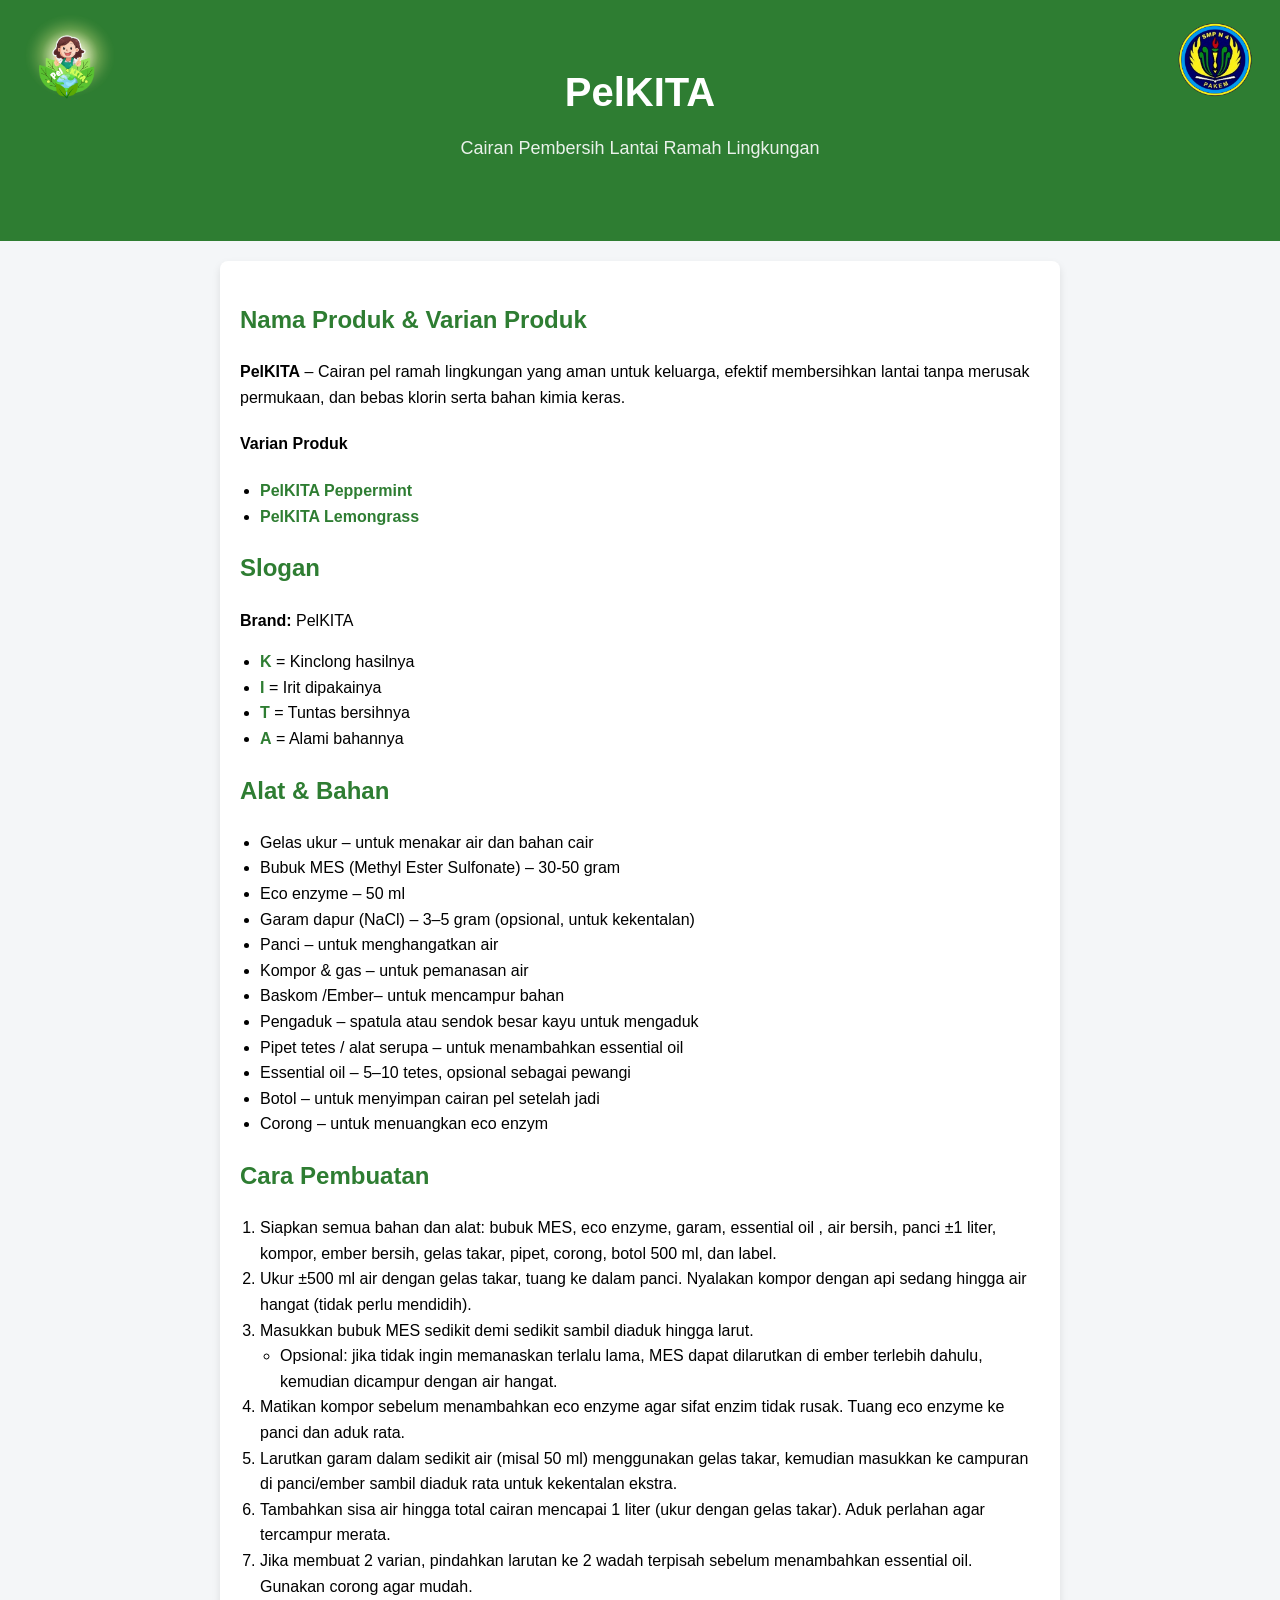
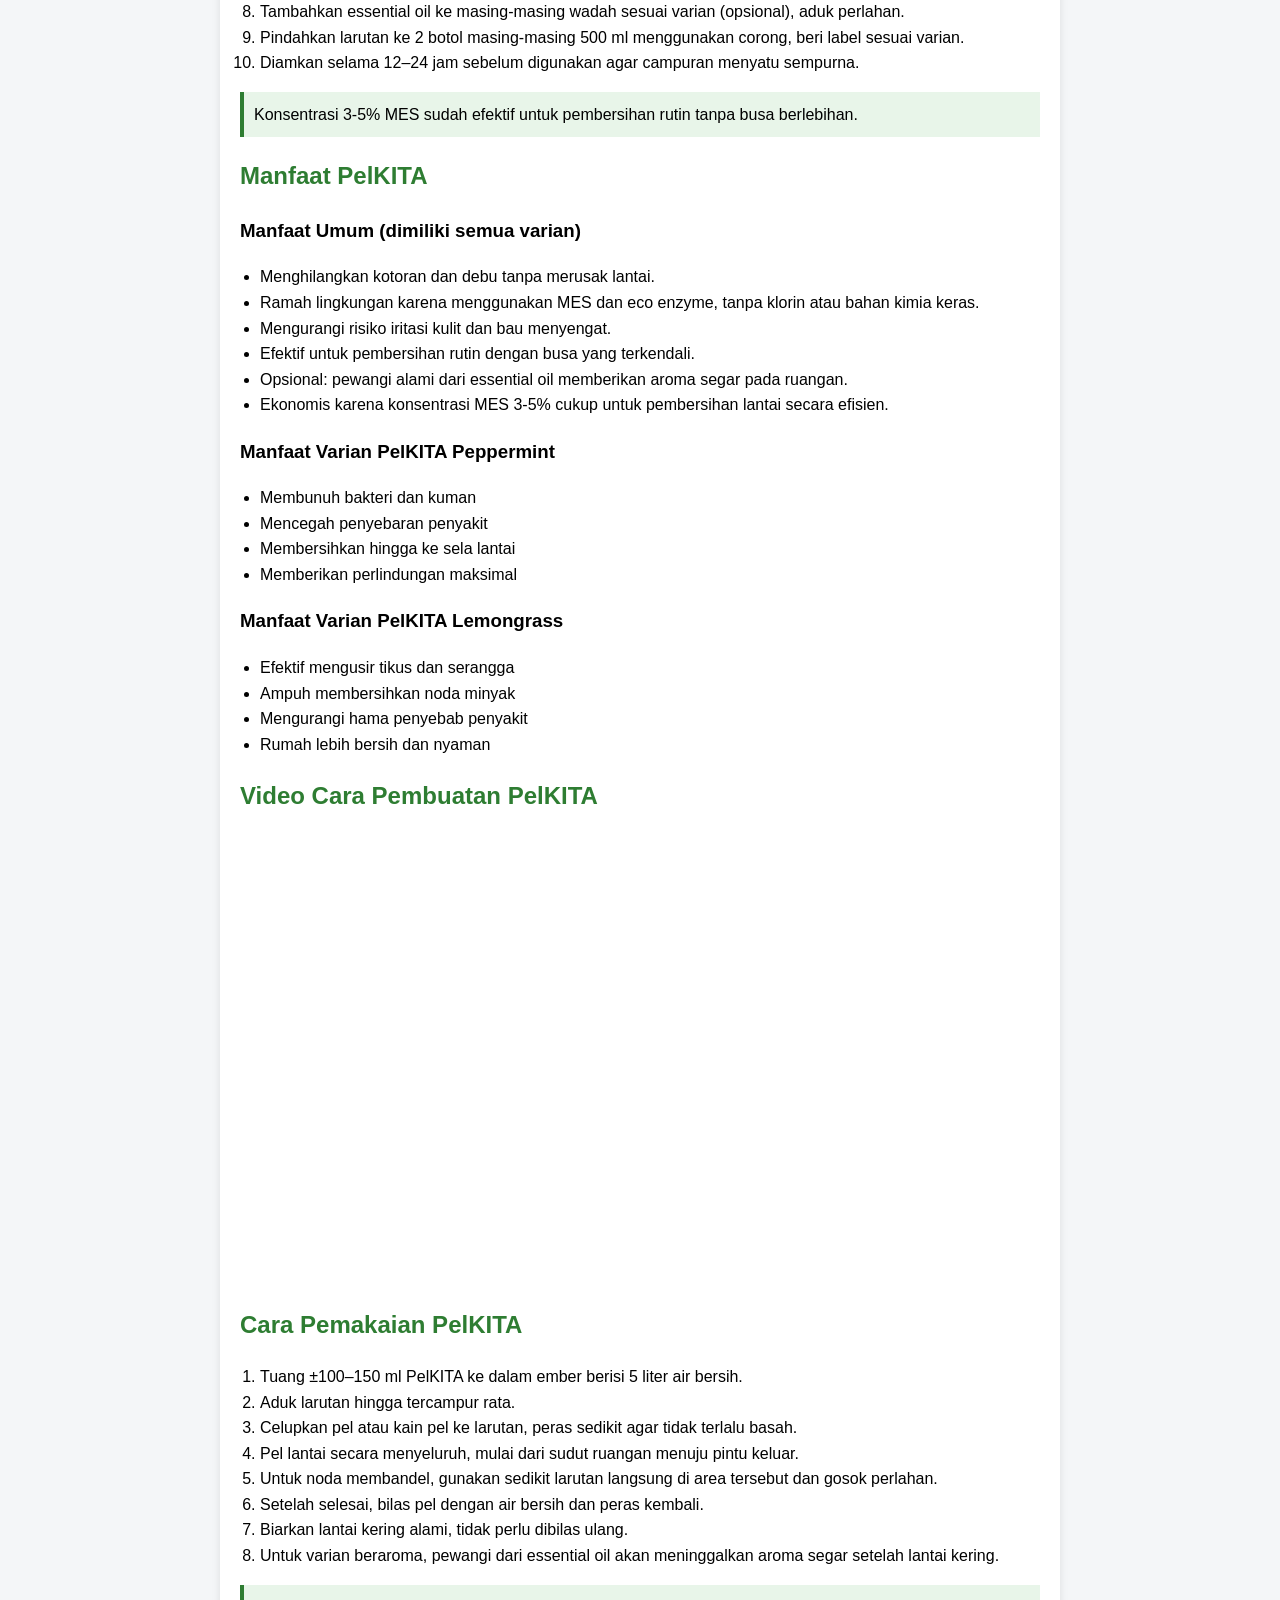
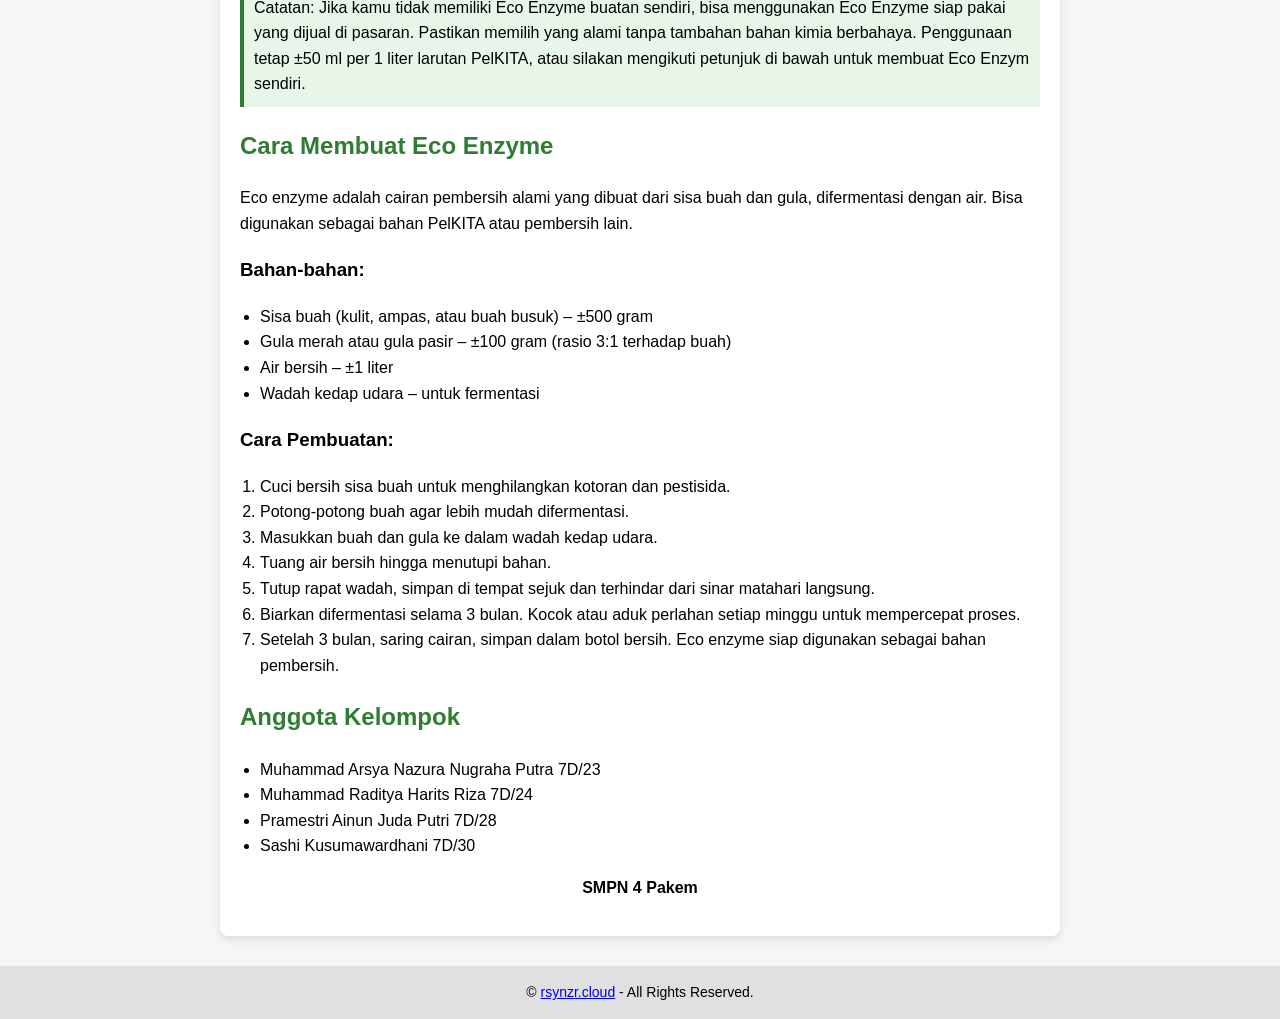
<file: ecoenzym/index.html>
<!DOCTYPE html>
<html lang="id">
<head>
    <!--                          
  _ __ ___ _   _ _ __  _____ __ 
 | '__/ __| | | | '_ \|_  / '__|
 | |  \__ \ |_| | | | |/ /| |   
 |_|  |___/\__, |_| |_/___|_|   
            __/ |               
           |___/               
                                     -->
    <meta charset="UTF-8">
    <meta name="viewport" content="width=device-width, initial-scale=1.0">
    <title>PelKITA - Cairan Pembersih Lantai Ramah Lingkungan</title>
    <link rel="icon" href="../img/favicon.png" type="image/png">
    <style>
        body {
            font-family: Arial, sans-serif;
            background-color: #f4f6f8;
            margin: 0;
            padding: 0;
            line-height: 1.6;
        }
        header {
            background-color: #2e7d32;
            color: white;
            padding: 60px 20px; 
            text-align: center;
        }
        header h1 {
            font-size: 40px;
            margin: 0;
            color: white;
        }
        header p {
            font-size: 18px;
            margin-top: 10px;
            opacity: 0.9;
            color: white;
        }
        .container {
            max-width: 800px;
            margin: 20px auto;
            background: white;
            padding: 20px;
            border-radius: 8px;
            box-shadow: 0 4px 8px rgba(0,0,0,0.1);
        }
        h1, h2 {
            color: #2e7d32;
        }
        ul, ol {
            padding-left: 20px;
        }
        .footer {
            text-align: center;
            padding: 15px;
            background-color: #e0e0e0;
            margin-top: 30px;
            font-size: 14px;
        }
        .highlight {
            background-color: #e8f5e9;
            padding: 10px;
            border-left: 4px solid #2e7d32;
            margin: 15px 0;
        }
        iframe {
            display: block;
            margin: 20px auto;
            max-width: 100%;
        }
        .school {
            text-align: center;
            font-weight: bold;
            margin-top: 10px;
        }
        ul li strong {
            color: #2e7d32
        }
        body {
            margin: 0;
        }
        #logo-kiri {
            position: absolute;
            top: 15px;
            left: 20px;
            height: 100px;
        }
        #logo-kanan {
            position: absolute;
            top: 15px;
            right: 20px;
            height: 90px;
        }

        

    </style>
</head>
<body>

<header>
    <img src="../img/pelkita.png" id="logo-kiri" alt="Logo Pelkita">
    <img src="../img/pradnyasiwi.png" id="logo-kanan" alt="Logo Sekolah Pradnyasiwi">

    <h1>PelKITA</h1>
    <p>Cairan Pembersih Lantai Ramah Lingkungan</p>
</header>

<div class="container">
    <h2>Nama Produk & Varian Produk</h2>
<p><strong>PelKITA</strong> – Cairan pel ramah lingkungan yang aman untuk keluarga, efektif membersihkan lantai tanpa merusak permukaan, dan bebas klorin serta bahan kimia keras.</p>

<h4>Varian Produk</h4>
<ul>
    <li><strong>PelKITA Peppermint</strong></li>
    <li><strong>PelKITA Lemongrass</strong></li>
</ul>

    <h2>Slogan</h2>
    <p><strong>Brand:</strong> PelKITA</p>
    <ul>
        <li><strong>K</strong> = Kinclong hasilnya</li>
        <li><strong>I</strong> = Irit dipakainya</li>
        <li><strong>T</strong> = Tuntas bersihnya</li>
        <li><strong>A</strong> = Alami bahannya</li>
    </ul>


    <h2>Alat & Bahan</h2>
    <ul>
        <li>Gelas ukur – untuk menakar air dan bahan cair</li>
        <li>Bubuk MES (Methyl Ester Sulfonate) – 30-50 gram</li>
        <li>Eco enzyme – 50 ml</li>
        <li>Garam dapur (NaCl) – 3–5 gram (opsional, untuk kekentalan)</li>
        <li>Panci – untuk menghangatkan air</li>
        <li>Kompor & gas – untuk pemanasan air</li>
        <li>Baskom /Ember– untuk mencampur bahan</li>
        <li>Pengaduk – spatula atau sendok besar kayu untuk mengaduk</li>
        <li>Pipet tetes / alat serupa – untuk menambahkan essential oil</li>
        <li>Essential oil – 5–10 tetes, opsional sebagai pewangi</li>
        <li>Botol – untuk menyimpan cairan pel setelah jadi</li>
        <li>Corong – untuk menuangkan eco enzym</li>
    </ul>

    <h2>Cara Pembuatan</h2>
   <ol>
    <li>Siapkan semua bahan dan alat: bubuk MES, eco enzyme, garam, essential oil , air bersih, panci ±1 liter, kompor, ember bersih, gelas takar, pipet, corong, botol 500 ml, dan label.</li>
    <li>Ukur ±500 ml air dengan gelas takar, tuang ke dalam panci. Nyalakan kompor dengan api sedang hingga air hangat (tidak perlu mendidih).</li>
    <li>Masukkan bubuk MES sedikit demi sedikit sambil diaduk hingga larut. 
        <ul>
            <li>Opsional: jika tidak ingin memanaskan terlalu lama, MES dapat dilarutkan di ember terlebih dahulu, kemudian dicampur dengan air hangat.</li>
        </ul>
    </li>
    <li>Matikan kompor sebelum menambahkan eco enzyme agar sifat enzim tidak rusak. Tuang eco enzyme ke panci dan aduk rata.</li>
    <li>Larutkan garam dalam sedikit air (misal 50 ml) menggunakan gelas takar, kemudian masukkan ke campuran di panci/ember sambil diaduk rata untuk kekentalan ekstra.</li>
    <li>Tambahkan sisa air hingga total cairan mencapai 1 liter (ukur dengan gelas takar). Aduk perlahan agar tercampur merata.</li>
    <li>Jika membuat 2 varian, pindahkan larutan ke 2 wadah terpisah sebelum menambahkan essential oil. Gunakan corong agar mudah.</li>
    <li>Tambahkan essential oil ke masing-masing wadah sesuai varian (opsional), aduk perlahan.</li>
    <li>Pindahkan larutan ke 2 botol masing-masing 500 ml menggunakan corong, beri label sesuai varian.</li>
    <li>Diamkan selama 12–24 jam sebelum digunakan agar campuran menyatu sempurna.</li>
</ol>

    <div class="highlight">
        Konsentrasi 3-5% MES sudah efektif untuk pembersihan rutin tanpa busa berlebihan.
    </div>

    <h2>Manfaat PelKITA</h2>

<h3>Manfaat Umum (dimiliki semua varian)</h3>
<ul>
    <li>Menghilangkan kotoran dan debu tanpa merusak lantai.</li>
    <li>Ramah lingkungan karena menggunakan MES dan eco enzyme, tanpa klorin atau bahan kimia keras.</li>
    <li>Mengurangi risiko iritasi kulit dan bau menyengat.</li>
    <li>Efektif untuk pembersihan rutin dengan busa yang terkendali.</li>
    <li>Opsional: pewangi alami dari essential oil memberikan aroma segar pada ruangan.</li>
    <li>Ekonomis karena konsentrasi MES 3-5% cukup untuk pembersihan lantai secara efisien.</li>
</ul>

<h3>Manfaat Varian PelKITA Peppermint</h3>
<ul>
    <li>Membunuh bakteri dan kuman</li>
    <li>Mencegah penyebaran penyakit</li>
    <li>Membersihkan hingga ke sela lantai</li>
    <li>Memberikan perlindungan maksimal</li>
</ul>

<h3>Manfaat Varian PelKITA Lemongrass</h3>
<ul>
    <li>Efektif mengusir tikus dan serangga</li>
    <li>Ampuh membersihkan noda minyak</li>
    <li>Mengurangi hama penyebab penyakit</li>
    <li>Rumah lebih bersih dan nyaman</li>
</ul>

    <h2>Video Cara Pembuatan PelKITA</h2>
<div style="width:100%; max-width:800px; aspect-ratio:16/9;">
    <iframe 
        src="https://www.youtube.com/embed/1nQ5blXhxhs"
        style="width:100%; height:100%; border:0; display:block;"
        allowfullscreen>
    </iframe>
</div>

    <h2>Cara Pemakaian PelKITA</h2>
<ol>
    <li>Tuang ±100–150 ml PelKITA ke dalam ember berisi 5 liter air bersih.</li>
    <li>Aduk larutan hingga tercampur rata.</li>
    <li>Celupkan pel atau kain pel ke larutan, peras sedikit agar tidak terlalu basah.</li>
    <li>Pel lantai secara menyeluruh, mulai dari sudut ruangan menuju pintu keluar.</li>
    <li>Untuk noda membandel, gunakan sedikit larutan langsung di area tersebut dan gosok perlahan.</li>
    <li>Setelah selesai, bilas pel dengan air bersih dan peras kembali.</li>
    <li>Biarkan lantai kering alami, tidak perlu dibilas ulang.</li>
    <li>Untuk varian beraroma, pewangi dari essential oil akan meninggalkan aroma segar setelah lantai kering.</li>
</ol>

<div class="highlight">
    Catatan: Jika kamu tidak memiliki Eco Enzyme buatan sendiri, bisa menggunakan Eco Enzyme siap pakai yang dijual di pasaran. Pastikan memilih yang alami tanpa tambahan bahan kimia berbahaya. Penggunaan tetap ±50 ml per 1 liter larutan PelKITA, atau silakan mengikuti petunjuk di bawah untuk membuat Eco Enzym sendiri.
</div>

<h2>Cara Membuat Eco Enzyme</h2>
<p>Eco enzyme adalah cairan pembersih alami yang dibuat dari sisa buah dan gula, difermentasi dengan air. Bisa digunakan sebagai bahan PelKITA atau pembersih lain.</p>

<h3>Bahan-bahan:</h3>
<ul>
    <li>Sisa buah (kulit, ampas, atau buah busuk) – ±500 gram</li>
    <li>Gula merah atau gula pasir – ±100 gram (rasio 3:1 terhadap buah)</li>
    <li>Air bersih – ±1 liter</li>
    <li>Wadah kedap udara – untuk fermentasi</li>
</ul>

<h3>Cara Pembuatan:</h3>
<ol>
    <li>Cuci bersih sisa buah untuk menghilangkan kotoran dan pestisida.</li>
    <li>Potong-potong buah agar lebih mudah difermentasi.</li>
    <li>Masukkan buah dan gula ke dalam wadah kedap udara.</li>
    <li>Tuang air bersih hingga menutupi bahan.</li>
    <li>Tutup rapat wadah, simpan di tempat sejuk dan terhindar dari sinar matahari langsung.</li>
    <li>Biarkan difermentasi selama 3 bulan. Kocok atau aduk perlahan setiap minggu untuk mempercepat proses.</li>
    <li>Setelah 3 bulan, saring cairan, simpan dalam botol bersih. Eco enzyme siap digunakan sebagai bahan pembersih.</li>
</ol>

    <h2>Anggota Kelompok</h2>
    <ul>
        <li>Muhammad Arsya Nazura Nugraha Putra 7D/23</li>
        <li>Muhammad Raditya Harits Riza 7D/24</li>
        <li>Pramestri Ainun Juda Putri 7D/28</li>
        <li>Sashi Kusumawardhani 7D/30</li>
    </ul>
    <p class="school">SMPN 4 Pakem</p>
</div>

<div class="footer">
    &copy; <a href="https://rsynzr.cloud">rsynzr.cloud</a> - All Rights Reserved.
</div>

</body>
</html>
</file>
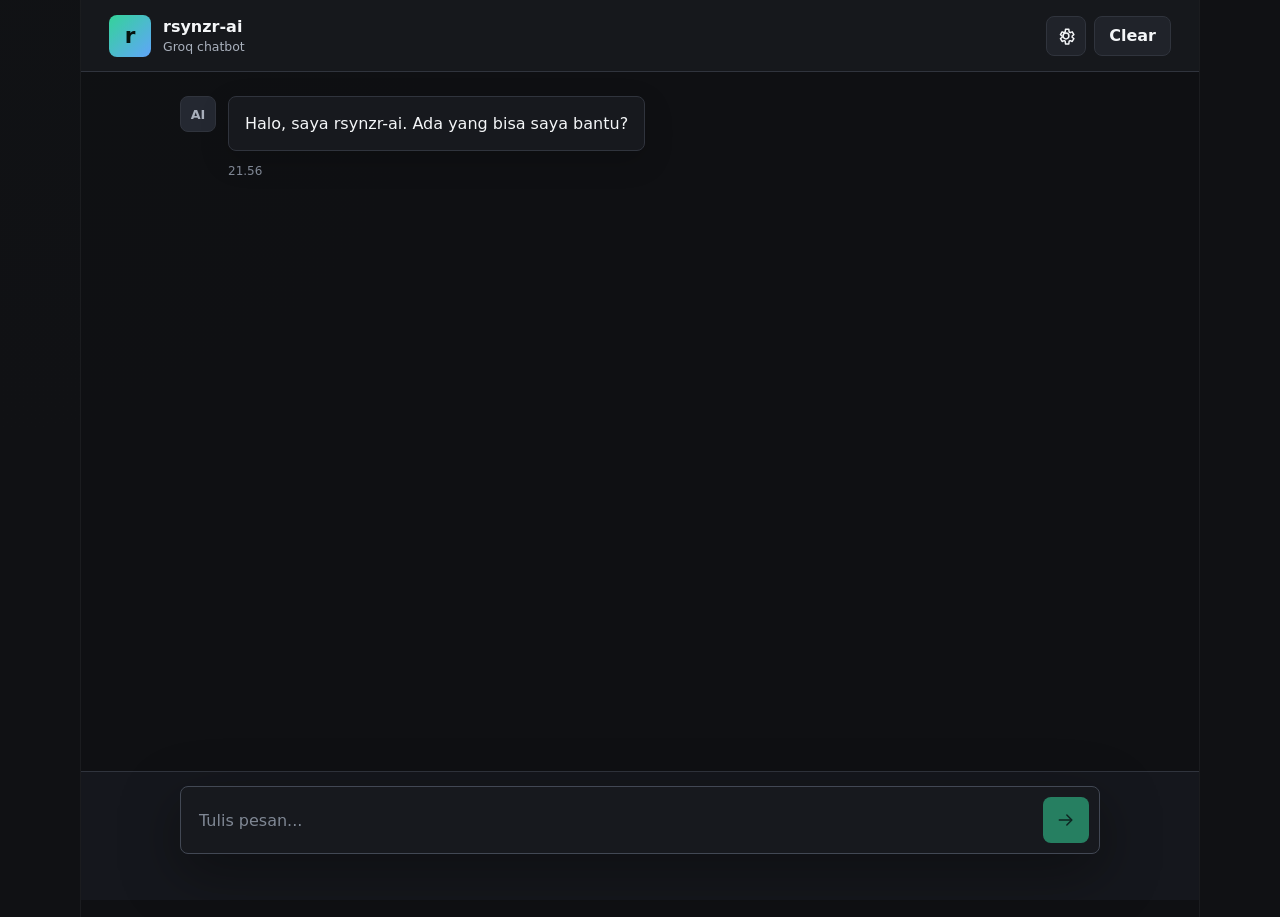
<file: rsynzr-ai/index.html>
<!DOCTYPE html>
<html lang="id">
<head>
  <meta charset="UTF-8">
  <meta name="viewport" content="width=device-width, initial-scale=1.0">
  <meta name="description" content="rsynzr-ai chatbot berbasis Groq API dan Cloudflare Workers.">
  <title>rsynzr-ai</title>
  <link rel="stylesheet" href="style.css">
</head>
<body>
  <main class="app-shell">
    <header class="topbar">
      <a class="brand" href="../" aria-label="Kembali ke school.rsynzr.cloud">
        <span class="brand-mark">r</span>
        <span>
          <strong>rsynzr-ai</strong>
          <small>Groq chatbot</small>
        </span>
      </a>

      <div class="topbar-actions">
        <button class="icon-button" id="settingsToggle" type="button" aria-expanded="false" aria-controls="settingsPanel" title="Settings">
          <svg aria-hidden="true" viewBox="0 0 24 24">
            <path d="M12 8.5a3.5 3.5 0 1 0 0 7 3.5 3.5 0 0 0 0-7Z"></path>
            <path d="M19.4 13.5a7.9 7.9 0 0 0 .05-1.5l2-1.55-2-3.46-2.4.96a8 8 0 0 0-1.3-.75L15.4 4h-4l-.35 3.2c-.46.2-.9.45-1.3.75l-2.4-.96-2 3.46 2 1.55a7.9 7.9 0 0 0 .05 1.5l-2.05 1.6 2 3.46 2.46-.98c.38.28.8.5 1.24.68l.35 3.24h4l.35-3.24c.44-.18.86-.4 1.24-.68l2.46.98 2-3.46-2.05-1.6Z"></path>
          </svg>
          <span class="sr-only">Settings</span>
        </button>
        <button class="ghost-button" id="clearChat" type="button">Clear</button>
      </div>
    </header>

    <section class="settings-panel" id="settingsPanel" aria-label="Chat settings" hidden>
      <label class="field">
        <span>Worker endpoint</span>
        <input id="endpointInput" type="url" inputmode="url" autocomplete="url" placeholder="https://your-worker.your-name.workers.dev/chat">
      </label>

      <label class="field">
        <span>System prompt</span>
        <textarea id="systemPrompt" rows="3" maxlength="2000" placeholder="Kamu adalah asisten AI yang ringkas, akurat, dan ramah."></textarea>
      </label>

      <label class="range-field">
        <span>Temperature <output id="temperatureValue" for="temperatureInput">0.7</output></span>
        <input id="temperatureInput" type="range" min="0" max="2" step="0.1" value="0.7">
      </label>
    </section>

    <section class="chat-panel" aria-label="Chat conversation">
      <div class="messages" id="messages" aria-live="polite"></div>
    </section>

    <form class="composer" id="chatForm">
      <div class="composer-box">
        <textarea id="messageInput" rows="1" maxlength="6000" autocomplete="off" placeholder="Tulis pesan..."></textarea>
        <button class="send-button" id="sendButton" type="submit" title="Kirim pesan" aria-label="Kirim pesan">
          <svg aria-hidden="true" viewBox="0 0 24 24">
            <path d="M4 12h14"></path>
            <path d="m13 6 6 6-6 6"></path>
          </svg>
        </button>
      </div>
      <p class="status-line" id="statusLine" role="status"></p>
    </form>
  </main>

  <template id="messageTemplate">
    <article class="message">
      <div class="avatar" aria-hidden="true"></div>
      <div class="bubble-wrap">
        <div class="bubble"></div>
        <div class="message-meta">
          <time></time>
          <button class="copy-button" type="button">Copy</button>
        </div>
      </div>
    </article>
  </template>

  <script src="script.js"></script>
</body>
</html>
</file>
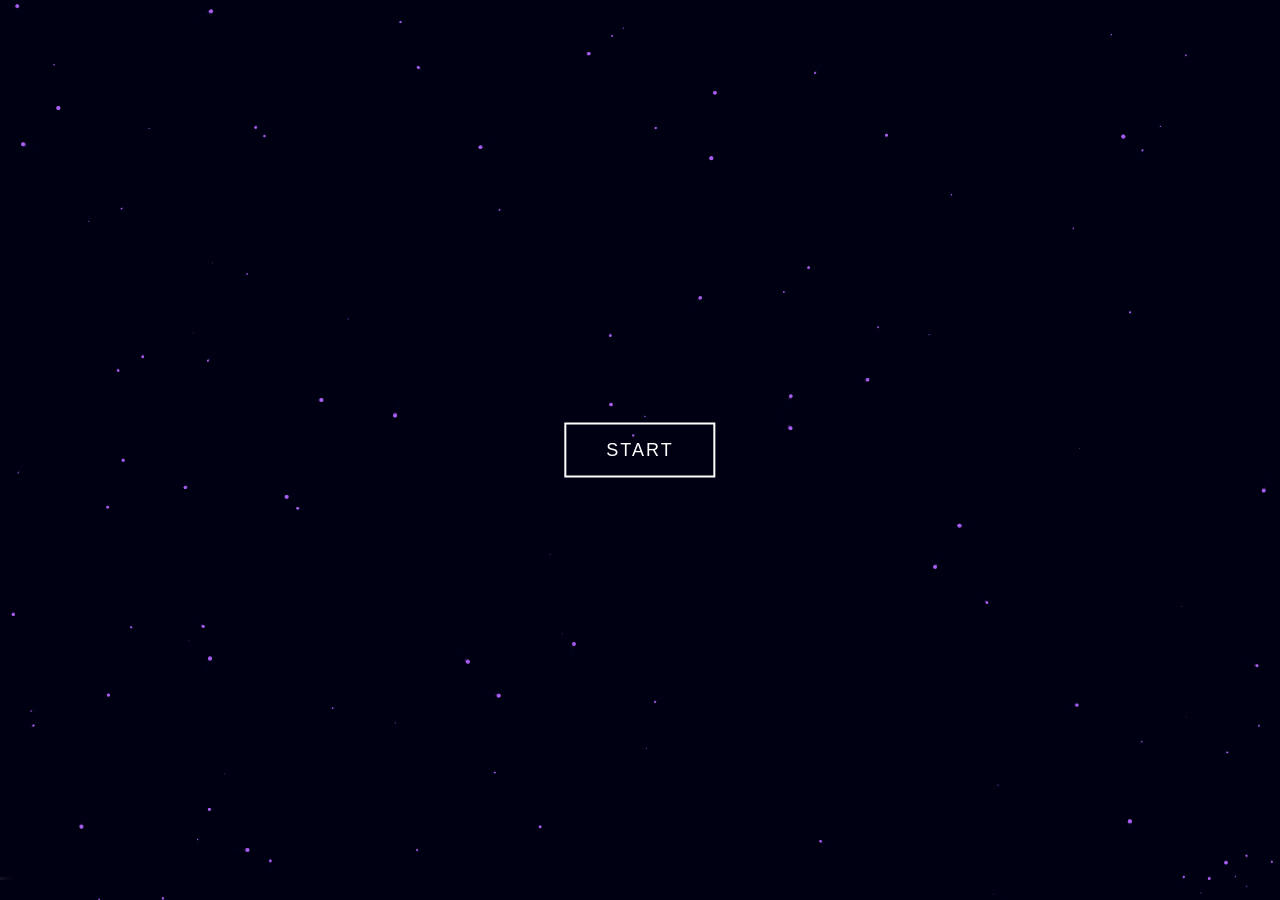
<file: supernova/index.html>
<!DOCTYPE html>
<html lang="id">
<head>
<meta charset="UTF-8">
<title>Nebula Player</title>

<style>
body {
  margin: 0;
  overflow: hidden;
  background: black;
  font-family: Arial, sans-serif;
}

/* CANVAS NEBULA */
canvas {
  position: absolute;
  top: 0;
  left: 0;
}

/* BUTTON FUTURISTIK */
#startBtn {
  position: absolute;
  top: 50%;
  left: 50%;
  transform: translate(-50%, -50%);
  padding: 15px 40px;
  font-size: 18px;
  color: white;
  background: transparent;
  border: 2px solid white;
  cursor: pointer;
  letter-spacing: 2px;
  transition: 0.3s;
}

#startBtn:hover {
  background: white;
  color: black;
  box-shadow: 0 0 20px white;
}

/* LASER LINE */
#laser {
  position: absolute;
  bottom: 20px;
  left: 0;
  width: 100%;
  height: 3px;
  overflow: hidden;
}

#laser::before {
  content: "";
  position: absolute;
  left: -100px;
  width: 100px;
  height: 100%;
  background: white;
  box-shadow: 0 0 15px white;
  animation: laserMove 1.5s linear infinite;
}

@keyframes laserMove {
  from { left: -100px; }
  to { left: 100%; }
}
</style>
</head>

<body>

<canvas id="nebula"></canvas>
<button id="startBtn">START</button>
<div id="laser"></div>

<audio id="music" src="https://school.rsynzr.cloud/src/rapsodi.webm"></audio>

<script>
const canvas = document.getElementById("nebula");
const ctx = canvas.getContext("2d");

canvas.width = window.innerWidth;
canvas.height = window.innerHeight;

let particles = [];

for (let i = 0; i < 120; i++) {
  particles.push({
    x: Math.random() * canvas.width,
    y: Math.random() * canvas.height,
    radius: Math.random() * 2,
    dx: (Math.random() - 0.5) * 0.5,
    dy: (Math.random() - 0.5) * 0.5
  });
}

function drawNebula() {
  ctx.fillStyle = "rgba(0,0,20,0.3)";
  ctx.fillRect(0, 0, canvas.width, canvas.height);

  particles.forEach(p => {
    ctx.beginPath();
    ctx.arc(p.x, p.y, p.radius, 0, Math.PI * 2);
    ctx.fillStyle = "rgba(180, 100, 255, 0.8)";
    ctx.fill();

    p.x += p.dx;
    p.y += p.dy;

    if (p.x < 0 || p.x > canvas.width) p.dx *= -1;
    if (p.y < 0 || p.y > canvas.height) p.dy *= -1;
  });

  requestAnimationFrame(drawNebula);
}

drawNebula();

/* INTERAKSI START */
document.getElementById("startBtn").onclick = () => {
  document.getElementById("music").play();
  document.getElementById("startBtn").style.display = "none";
};
</script>

</body>
</html>
</file>
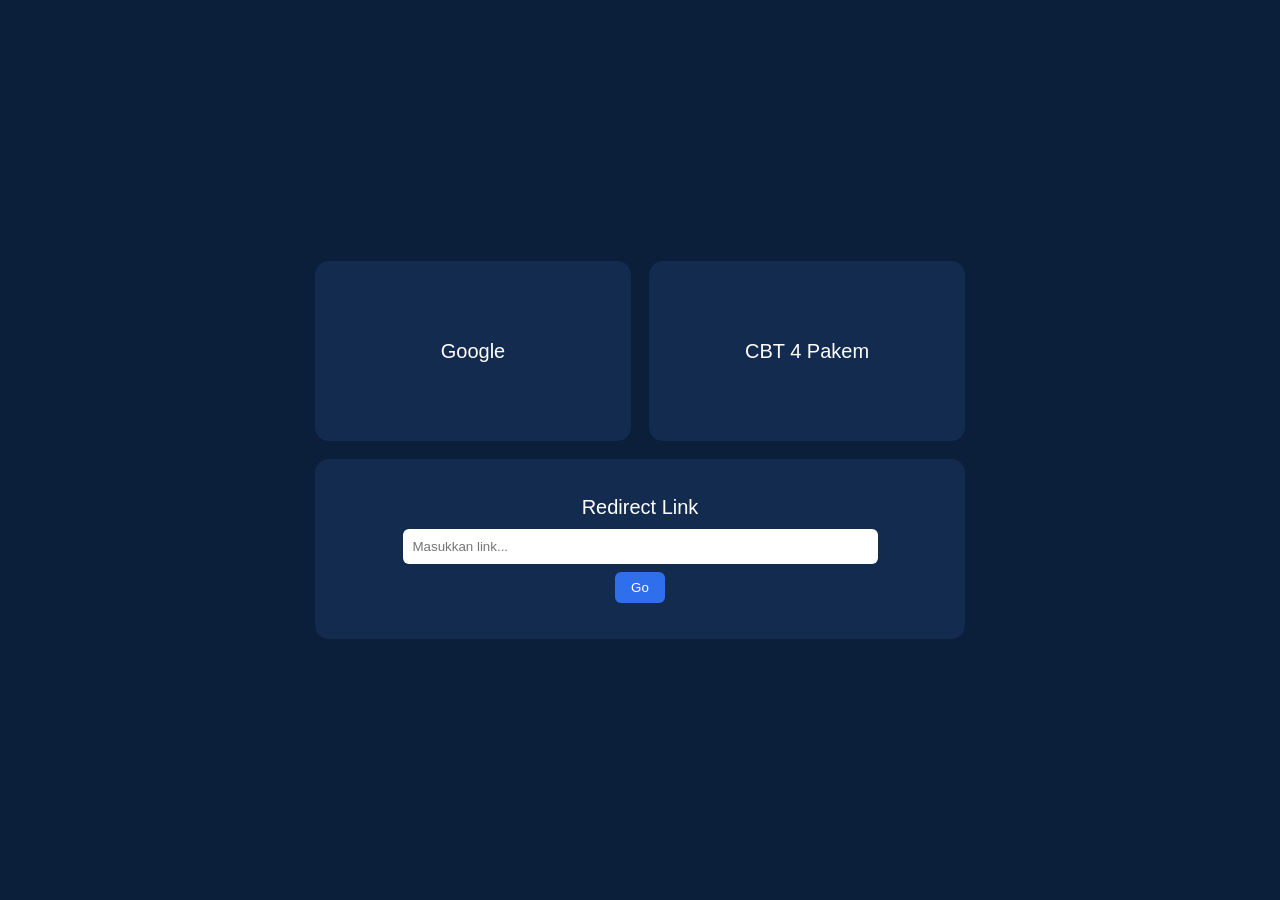
<file: seb/portal/index.html>
<!DOCTYPE html>
<html lang="id">
<head>
<meta charset="UTF-8">
<title>Portal</title>

<style>

body{
    margin:0;
    height:100vh;
    display:flex;
    justify-content:center;
    align-items:center;
    font-family:Arial, sans-serif;
    background:#0b1f3a;
    color:white;
}

.portal{
    width:650px;
}

.grid{
    display:grid;
    grid-template-columns:1fr 1fr;
    grid-template-rows:180px 180px;
    gap:18px;
}

.box{
    background:#132b4f;
    border-radius:14px;
    display:flex;
    justify-content:center;
    align-items:center;
    flex-direction:column;
    font-size:20px;
    cursor:pointer;
    transition:0.2s;
}

.box:hover{
    background:#1b3a6b;
}

.big{
    grid-column:1 / span 2;
}

input{
    padding:10px;
    width:70%;
    border-radius:6px;
    border:none;
    margin-top:10px;
}

button{
    margin-top:8px;
    padding:8px 16px;
    border:none;
    border-radius:6px;
    background:#2f6feb;
    color:white;
    cursor:pointer;
}

button:hover{
    background:#1f4fbf;
}

</style>

<script>

const customLink = "https://cbt4pakem.wordpress.com";

function bukaGoogle(){
    window.open("https://google.com", "_blank");
}

function bukaCustom(){
    window.open(customLink, "_blank");
}

function redirectUser(){
    let url = document.getElementById("userLink").value.trim();

    if(url !== ""){
        if(!url.startsWith("http://") && !url.startsWith("https://")){
            url = "https://" + url;
        }
        window.open(url, "_blank");
    }
}

</script>

</head>

<body>

<div class="portal">

<div class="grid">

<div class="box" onclick="bukaGoogle()">
Google
</div>

<div class="box" onclick="bukaCustom()">
CBT 4 Pakem
</div>

<div class="box big">
Redirect Link
<input id="userLink" placeholder="Masukkan link...">
<button onclick="redirectUser()">Go</button>
</div>

</div>

</div>

</body>
</html>
</file>
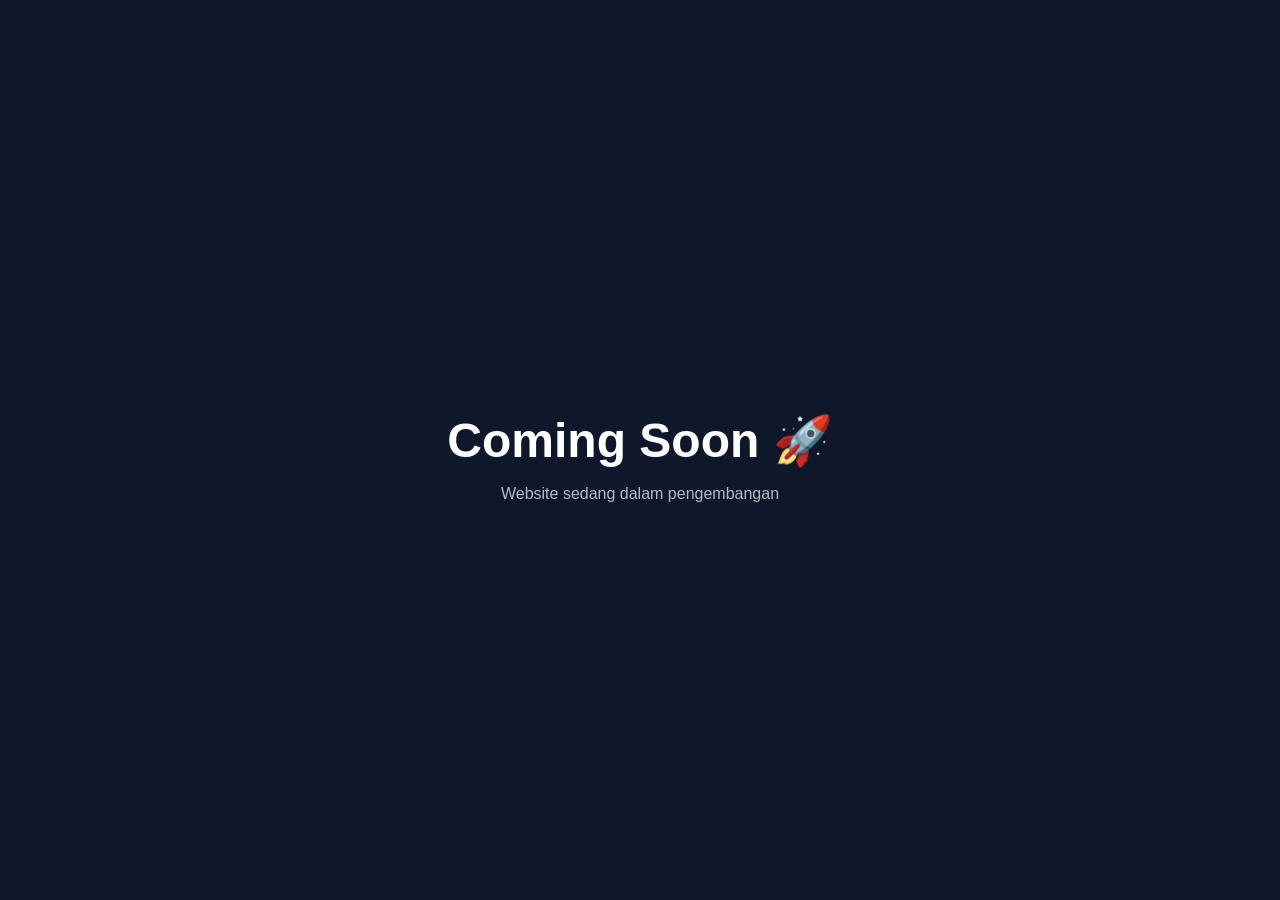
<file: tatasurya/fasebulan/index.html>
<!DOCTYPE html>
<html lang="id">
<head>
  <meta charset="UTF-8">
  <title>Coming Soon</title>
  <style>
    body {
      margin: 0;
      height: 100vh;
      display: flex;
      justify-content: center;
      align-items: center;
      font-family: Arial, sans-serif;
      background: #0f172a;
      color: white;
      text-align: center;
    }
    h1 {
      font-size: 3rem;
      margin-bottom: 10px;
    }
    p {
      opacity: 0.7;
    }
  </style>
</head>
<body>
  <div>
    <h1>Coming Soon 🚀</h1>
    <p>Website sedang dalam pengembangan</p>
  </div>
</body>
</html>
</file>
<file: rsynzr-ai/style.css>
:root {
  color-scheme: dark;
  --bg: #101114;
  --panel: #17191e;
  --panel-strong: #20232a;
  --panel-soft: #242831;
  --border: #30343d;
  --border-strong: #424854;
  --text: #f4f6f8;
  --text-muted: #a9b0bc;
  --text-soft: #7f8794;
  --accent: #34d399;
  --accent-strong: #10b981;
  --accent-contrast: #052e22;
  --danger: #fb7185;
  --shadow: 0 18px 60px rgba(0, 0, 0, 0.35);
  --radius: 8px;
  --header-height: 72px;
  font-family: Inter, ui-sans-serif, system-ui, -apple-system, BlinkMacSystemFont, "Segoe UI", sans-serif;
}

*,
*::before,
*::after {
  box-sizing: border-box;
}

html {
  min-height: 100%;
}

body {
  min-height: 100vh;
  margin: 0;
  background:
    linear-gradient(180deg, rgba(16, 17, 20, 0.94), rgba(16, 17, 20, 1)),
    radial-gradient(circle at top left, rgba(52, 211, 153, 0.08), transparent 28%),
    #101114;
  color: var(--text);
}

[hidden] {
  display: none !important;
}

button,
textarea,
input {
  font: inherit;
}

button {
  cursor: pointer;
}

button:disabled {
  cursor: not-allowed;
}

.sr-only {
  position: absolute;
  width: 1px;
  height: 1px;
  padding: 0;
  margin: -1px;
  overflow: hidden;
  clip: rect(0, 0, 0, 0);
  white-space: nowrap;
  border: 0;
}

.app-shell {
  width: min(100%, 1120px);
  min-height: 100vh;
  margin: 0 auto;
  display: grid;
  grid-template-rows: auto auto 1fr auto;
  border-inline: 1px solid rgba(255, 255, 255, 0.05);
  background: rgba(16, 17, 20, 0.74);
}

.topbar {
  min-height: var(--header-height);
  display: flex;
  align-items: center;
  justify-content: space-between;
  gap: 16px;
  padding: 14px clamp(16px, 3vw, 28px);
  border-bottom: 1px solid var(--border);
  background: rgba(23, 25, 30, 0.92);
  backdrop-filter: blur(18px);
  position: sticky;
  top: 0;
  z-index: 10;
}

.brand {
  display: inline-flex;
  align-items: center;
  gap: 12px;
  color: var(--text);
  text-decoration: none;
  min-width: 0;
}

.brand-mark {
  width: 42px;
  height: 42px;
  display: grid;
  place-items: center;
  flex: 0 0 auto;
  border-radius: var(--radius);
  background: linear-gradient(135deg, var(--accent), #60a5fa);
  color: #06130f;
  font-weight: 900;
  font-size: 1.35rem;
}

.brand strong,
.brand small {
  display: block;
}

.brand strong {
  font-size: 1rem;
  line-height: 1.2;
  letter-spacing: 0;
}

.brand small {
  color: var(--text-muted);
  font-size: 0.78rem;
  margin-top: 2px;
}

.topbar-actions {
  display: flex;
  align-items: center;
  gap: 8px;
}

.icon-button,
.ghost-button,
.copy-button,
.send-button {
  border: 1px solid var(--border);
  border-radius: var(--radius);
  color: var(--text);
  background: var(--panel-strong);
  transition: background 0.16s ease, border-color 0.16s ease, color 0.16s ease, transform 0.16s ease;
}

.icon-button:hover,
.ghost-button:hover,
.copy-button:hover {
  background: var(--panel-soft);
  border-color: var(--border-strong);
}

.icon-button:focus-visible,
.ghost-button:focus-visible,
.copy-button:focus-visible,
.send-button:focus-visible,
textarea:focus-visible,
input:focus-visible {
  outline: 2px solid rgba(52, 211, 153, 0.64);
  outline-offset: 2px;
}

.icon-button {
  width: 40px;
  height: 40px;
  display: grid;
  place-items: center;
}

.icon-button svg,
.send-button svg {
  width: 20px;
  height: 20px;
  fill: none;
  stroke: currentColor;
  stroke-width: 1.8;
  stroke-linecap: round;
  stroke-linejoin: round;
}

.ghost-button {
  min-height: 40px;
  padding: 0 14px;
  font-weight: 700;
}

.settings-panel {
  display: grid;
  grid-template-columns: minmax(220px, 1fr) minmax(280px, 1.4fr) minmax(190px, 0.72fr);
  gap: 14px;
  padding: 16px clamp(16px, 3vw, 28px);
  border-bottom: 1px solid var(--border);
  background: #14161b;
}

.field,
.range-field {
  display: grid;
  gap: 8px;
}

.field span,
.range-field span {
  color: var(--text-muted);
  font-size: 0.82rem;
  font-weight: 700;
}

.field input,
.field textarea {
  width: 100%;
  border: 1px solid var(--border);
  border-radius: var(--radius);
  color: var(--text);
  background: var(--panel);
  padding: 11px 12px;
}

.field textarea {
  resize: vertical;
  min-height: 78px;
  line-height: 1.45;
}

.range-field output {
  color: var(--accent);
  font-variant-numeric: tabular-nums;
}

.range-field input {
  width: 100%;
  accent-color: var(--accent);
}

.chat-panel {
  min-height: 0;
  overflow: hidden;
}

.messages {
  height: calc(100vh - var(--header-height) - 112px);
  min-height: 360px;
  overflow-y: auto;
  padding: 24px clamp(16px, 3vw, 30px) 28px;
  scroll-behavior: smooth;
}

.message {
  display: grid;
  grid-template-columns: 36px minmax(0, 1fr);
  gap: 12px;
  margin: 0 auto 18px;
  max-width: 920px;
  align-items: start;
}

.message.user {
  grid-template-columns: minmax(0, 1fr) 36px;
}

.message.user .avatar {
  grid-column: 2;
  grid-row: 1;
}

.message.user .bubble-wrap {
  grid-column: 1;
  grid-row: 1;
  align-items: flex-end;
}

.avatar {
  width: 36px;
  height: 36px;
  border-radius: var(--radius);
  background: var(--panel-soft);
  border: 1px solid var(--border);
  display: grid;
  place-items: center;
  color: var(--text-muted);
  font-size: 0.8rem;
  font-weight: 800;
}

.message.assistant .avatar::before {
  content: "AI";
}

.message.user .avatar {
  background: var(--accent);
  color: var(--accent-contrast);
  border-color: transparent;
}

.message.user .avatar::before {
  content: "You";
  font-size: 0.68rem;
}

.bubble-wrap {
  min-width: 0;
  display: flex;
  flex-direction: column;
  align-items: flex-start;
}

.bubble {
  max-width: min(720px, 100%);
  padding: 14px 16px;
  border: 1px solid var(--border);
  border-radius: var(--radius);
  background: var(--panel);
  color: var(--text);
  line-height: 1.58;
  overflow-wrap: anywhere;
  box-shadow: 0 10px 30px rgba(0, 0, 0, 0.16);
}

.message.user .bubble {
  background: #e9fff6;
  color: #07120f;
  border-color: rgba(52, 211, 153, 0.72);
}

.bubble p {
  margin: 0 0 0.82em;
}

.bubble p:last-child {
  margin-bottom: 0;
}

.bubble ul,
.bubble ol {
  margin: 0.6em 0 0.8em;
  padding-left: 1.25rem;
}

.bubble li + li {
  margin-top: 0.28em;
}

.bubble a {
  color: #7dd3fc;
  text-decoration-thickness: 1px;
  text-underline-offset: 3px;
}

.message.user .bubble a {
  color: #075985;
}

.bubble code {
  border: 1px solid rgba(255, 255, 255, 0.08);
  border-radius: 6px;
  padding: 0.12rem 0.34rem;
  background: rgba(255, 255, 255, 0.08);
  color: #d9f99d;
  font-family: "SFMono-Regular", Consolas, "Liberation Mono", monospace;
  font-size: 0.9em;
}

.message.user .bubble code {
  background: rgba(0, 0, 0, 0.08);
  color: #14532d;
}

.bubble pre {
  margin: 0.95em 0;
  padding: 14px;
  overflow-x: auto;
  border: 1px solid rgba(255, 255, 255, 0.08);
  border-radius: var(--radius);
  background: #0b0d10;
  box-shadow: inset 0 1px 0 rgba(255, 255, 255, 0.04);
}

.bubble pre code {
  display: block;
  padding: 0;
  border: 0;
  background: transparent;
  color: #dbeafe;
  font-size: 0.9rem;
  line-height: 1.55;
}

.message-meta {
  min-height: 28px;
  display: flex;
  align-items: center;
  gap: 10px;
  color: var(--text-soft);
  font-size: 0.75rem;
  margin-top: 6px;
}

.message.user .message-meta {
  flex-direction: row-reverse;
}

.copy-button {
  min-height: 26px;
  padding: 0 9px;
  color: var(--text-muted);
  font-size: 0.72rem;
  opacity: 0;
}

.message:hover .copy-button,
.message:focus-within .copy-button {
  opacity: 1;
}

.typing {
  display: inline-flex;
  gap: 5px;
  align-items: center;
  padding: 4px 1px;
}

.typing span {
  width: 7px;
  height: 7px;
  border-radius: 999px;
  background: var(--accent);
  animation: typing 1s ease-in-out infinite;
}

.typing span:nth-child(2) {
  animation-delay: 0.15s;
}

.typing span:nth-child(3) {
  animation-delay: 0.3s;
}

.composer {
  padding: 14px clamp(16px, 3vw, 28px) 18px;
  border-top: 1px solid var(--border);
  background: rgba(23, 25, 30, 0.95);
  position: sticky;
  bottom: 0;
}

.composer-box {
  width: min(920px, 100%);
  margin: 0 auto;
  display: grid;
  grid-template-columns: minmax(0, 1fr) 46px;
  gap: 10px;
  align-items: end;
  padding: 10px;
  border: 1px solid var(--border-strong);
  border-radius: var(--radius);
  background: var(--panel);
  box-shadow: var(--shadow);
}

.composer textarea {
  width: 100%;
  max-height: 190px;
  min-height: 44px;
  resize: none;
  border: 0;
  outline: 0;
  padding: 10px 8px;
  color: var(--text);
  background: transparent;
  line-height: 1.45;
}

.composer textarea::placeholder {
  color: var(--text-soft);
}

.send-button {
  width: 46px;
  height: 46px;
  display: grid;
  place-items: center;
  border: 0;
  background: var(--accent);
  color: var(--accent-contrast);
  font-size: 1.25rem;
  font-weight: 900;
}

.send-button:hover {
  background: #6ee7b7;
}

.send-button:disabled {
  opacity: 0.55;
}

.status-line {
  width: min(920px, 100%);
  min-height: 20px;
  margin: 8px auto 0;
  color: var(--text-soft);
  font-size: 0.78rem;
}

.status-line.error {
  color: var(--danger);
}

@keyframes typing {
  0%,
  100% {
    transform: translateY(0);
    opacity: 0.36;
  }
  50% {
    transform: translateY(-4px);
    opacity: 1;
  }
}

@media (max-width: 840px) {
  .settings-panel {
    grid-template-columns: 1fr;
  }

  .messages {
    height: calc(100vh - var(--header-height) - 108px);
  }
}

@media (max-width: 620px) {
  :root {
    --header-height: 64px;
  }

  .app-shell {
    border-inline: 0;
  }

  .topbar {
    padding-inline: 12px;
  }

  .brand-mark {
    width: 38px;
    height: 38px;
  }

  .brand small {
    display: none;
  }

  .ghost-button {
    padding-inline: 10px;
  }

  .messages {
    min-height: 300px;
    padding: 18px 12px 22px;
  }

  .message,
  .message.user {
    grid-template-columns: 1fr;
    gap: 8px;
  }

  .message .avatar,
  .message.user .avatar {
    display: none;
  }

  .message.user .bubble-wrap,
  .message.assistant .bubble-wrap {
    grid-column: 1;
  }

  .bubble {
    max-width: 92%;
  }

  .message.assistant .bubble-wrap {
    align-items: flex-start;
  }

  .message.user .bubble-wrap {
    align-items: flex-end;
  }

  .copy-button {
    opacity: 1;
  }

  .composer {
    padding: 10px 10px 12px;
  }

  .composer-box {
    grid-template-columns: minmax(0, 1fr) 42px;
  }

  .send-button {
    width: 42px;
    height: 42px;
  }
}
</file>
